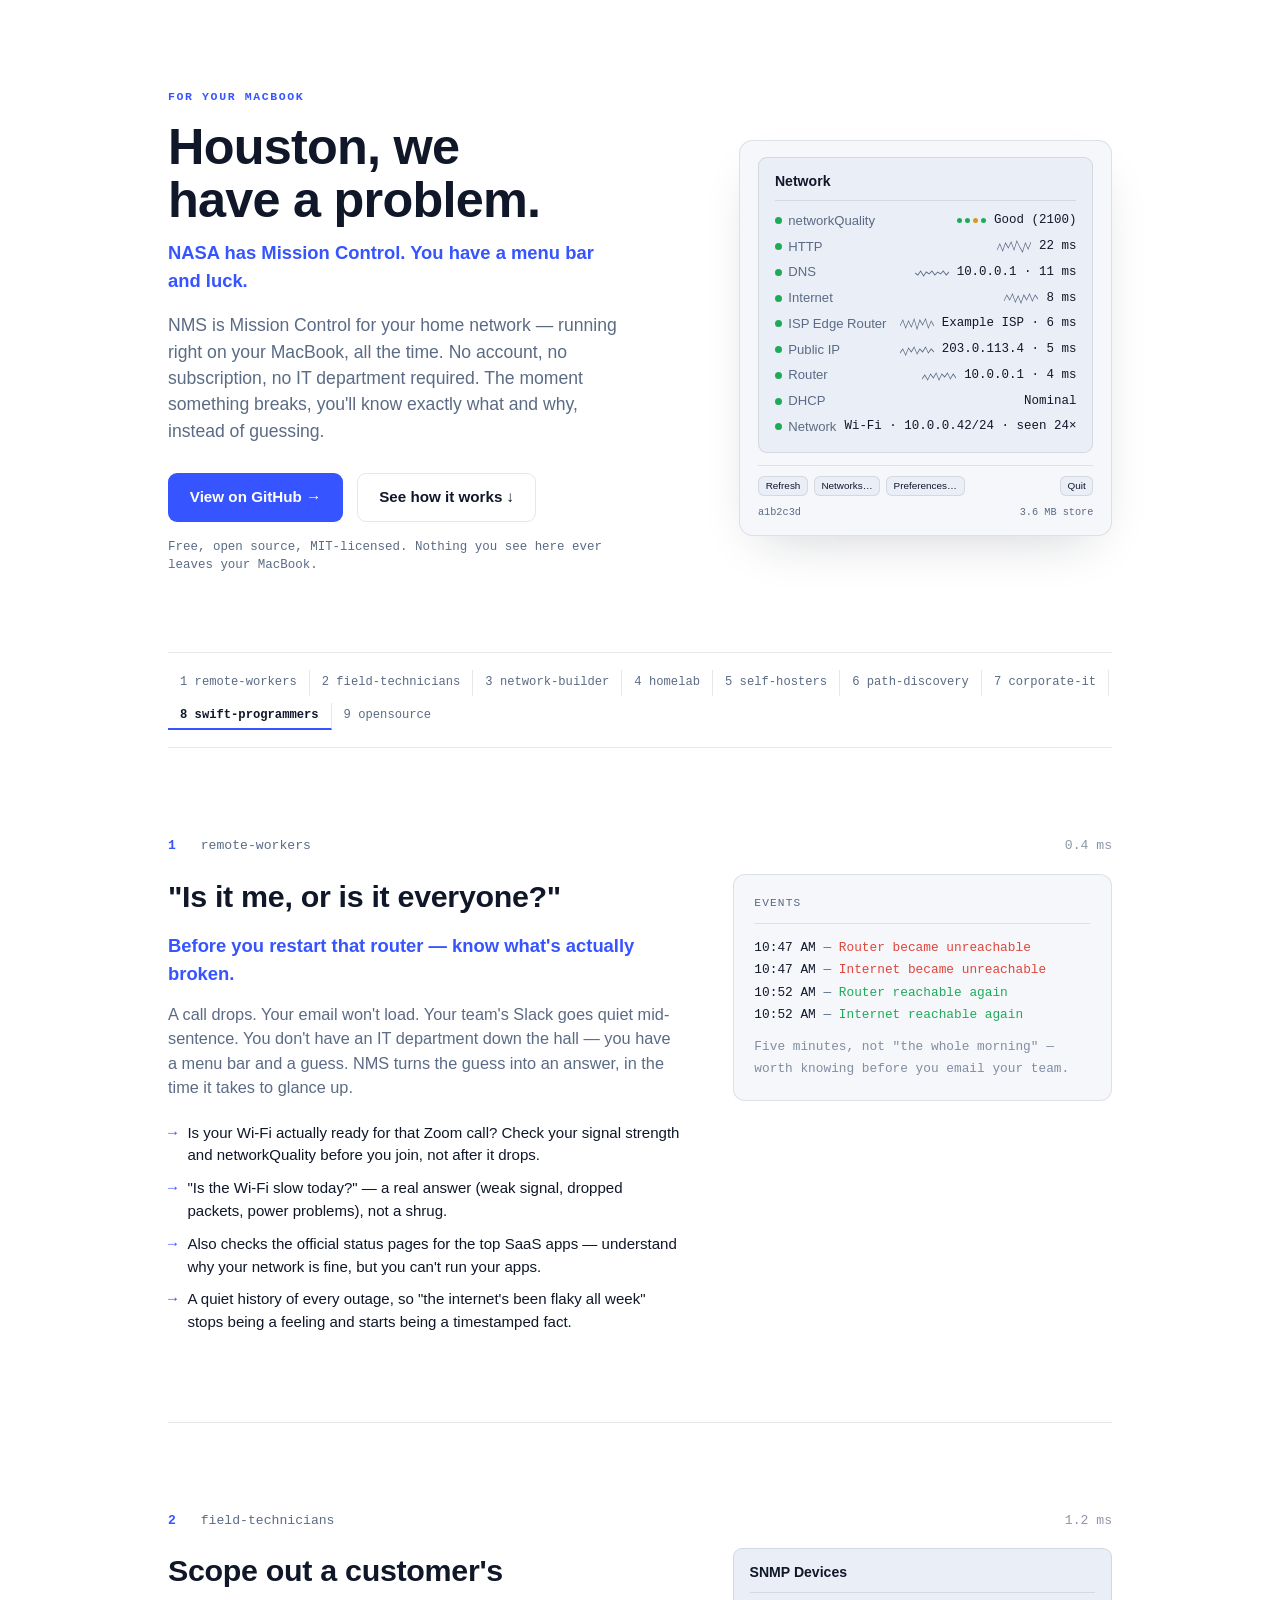
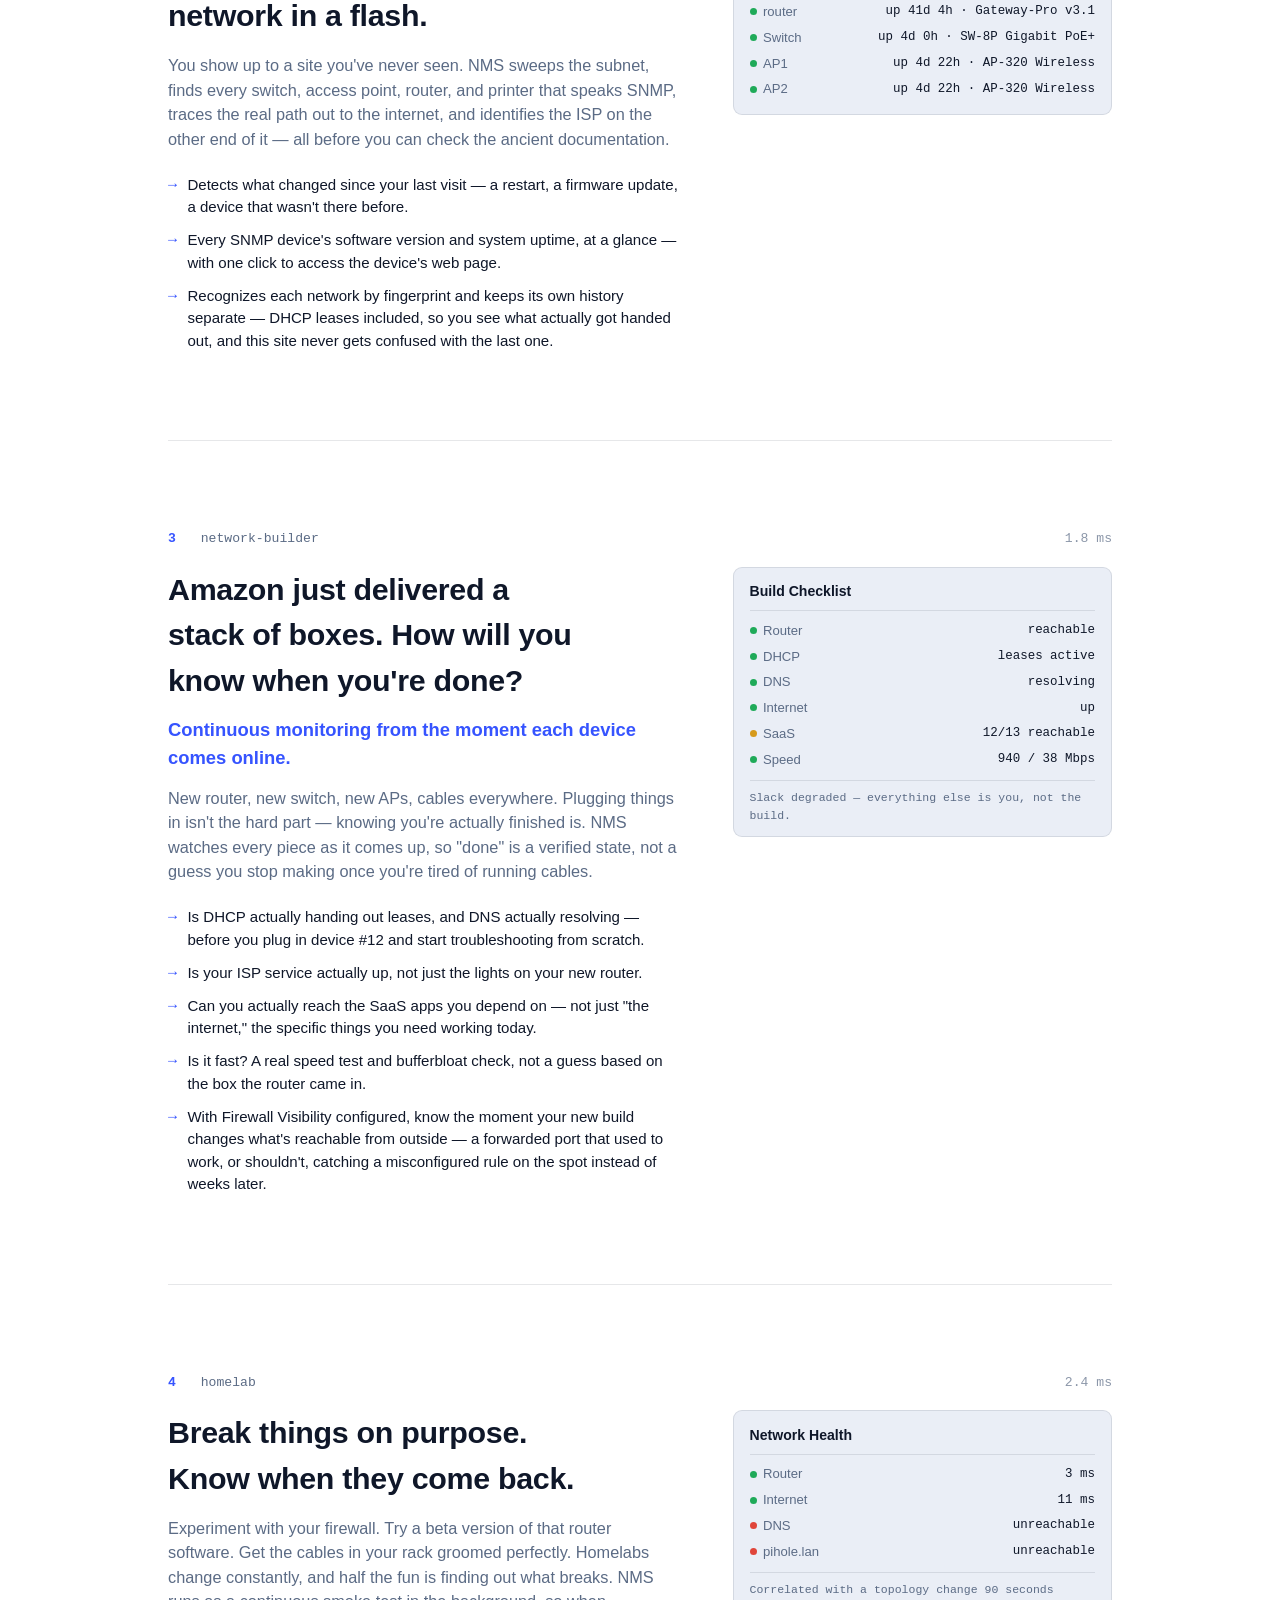
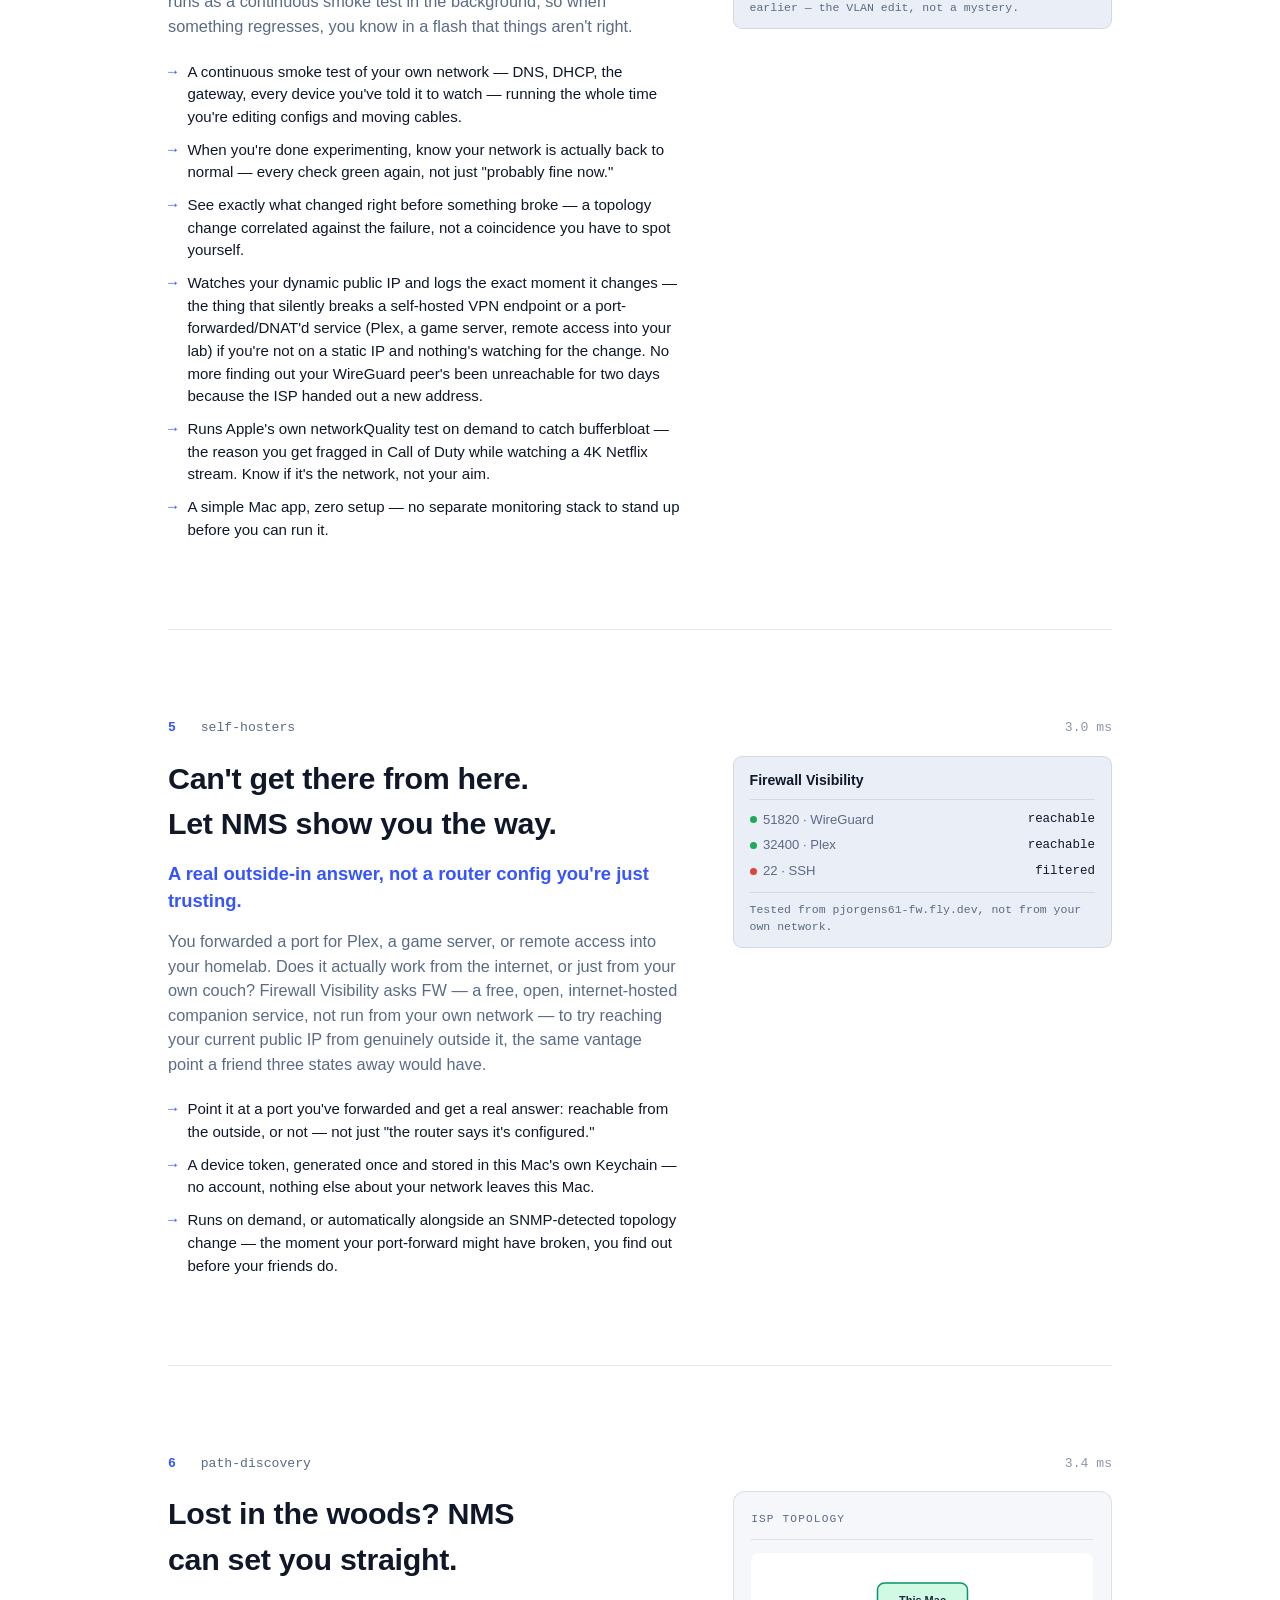
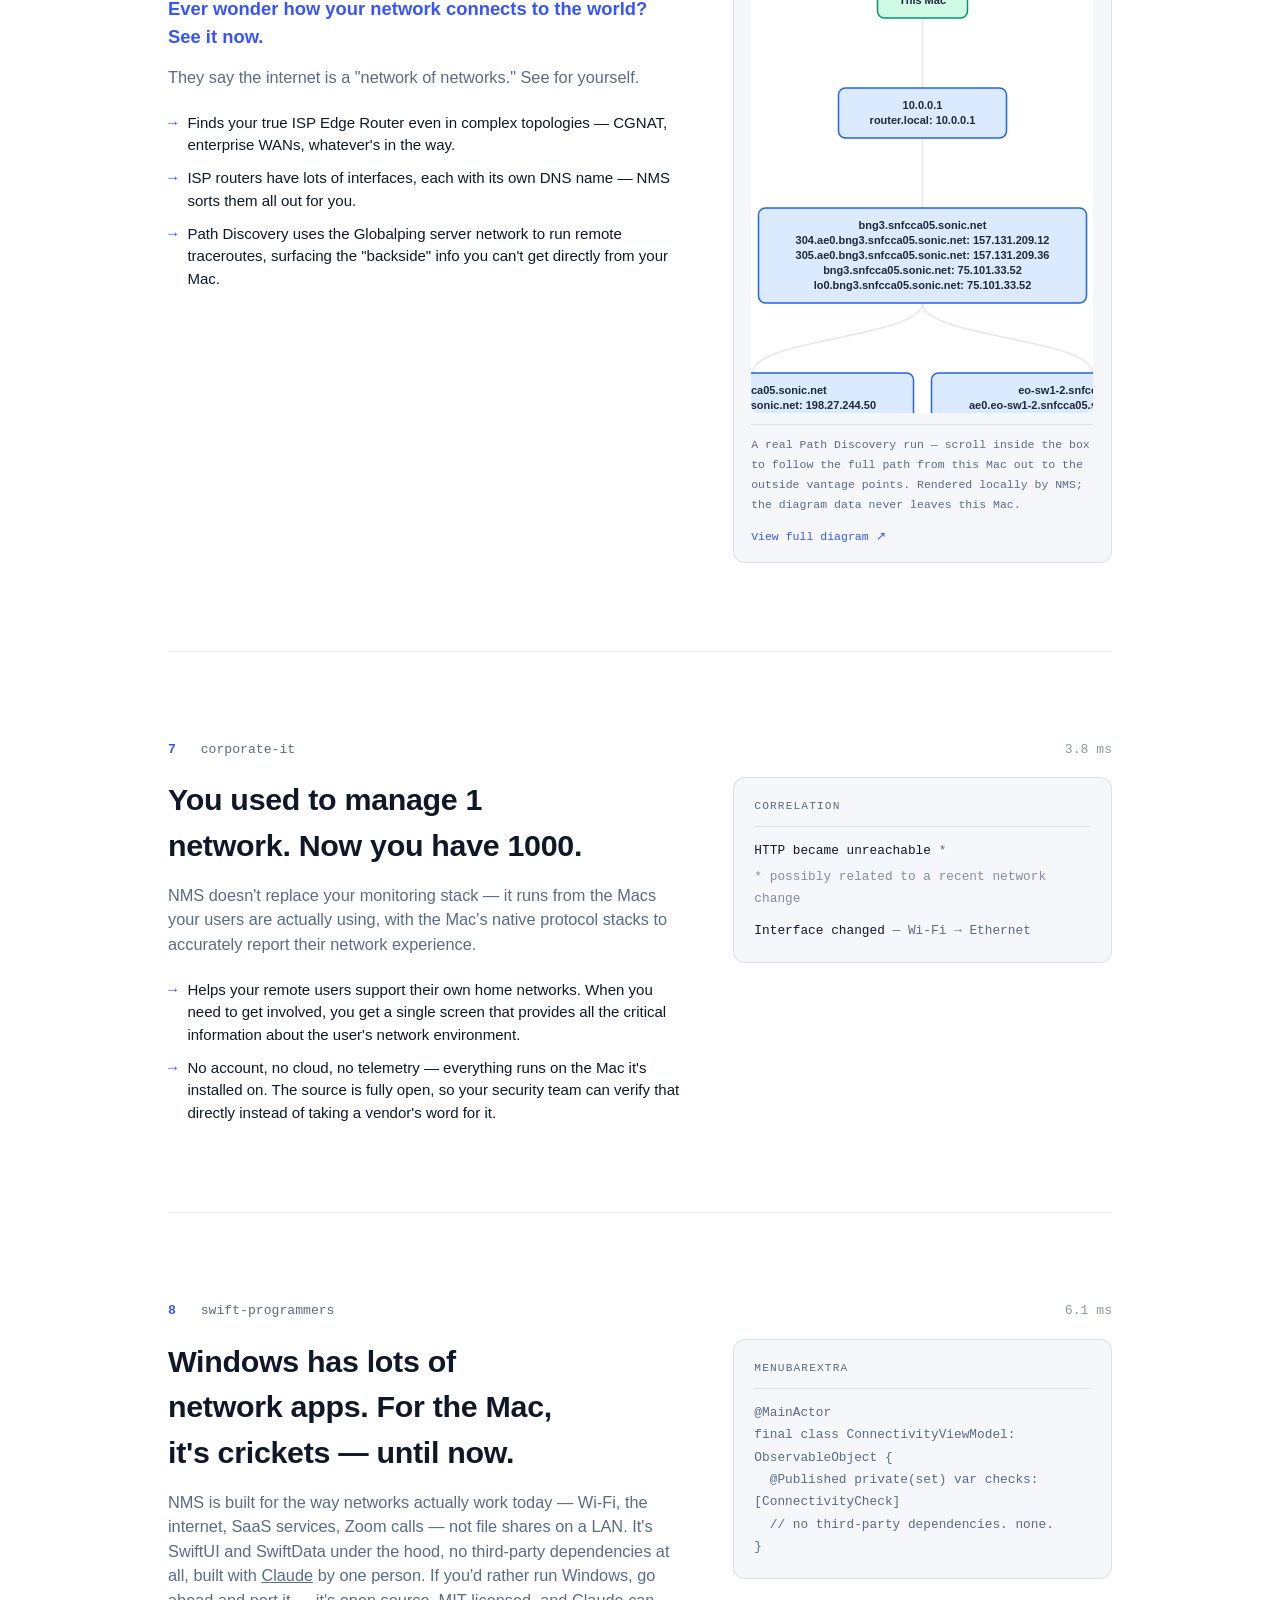
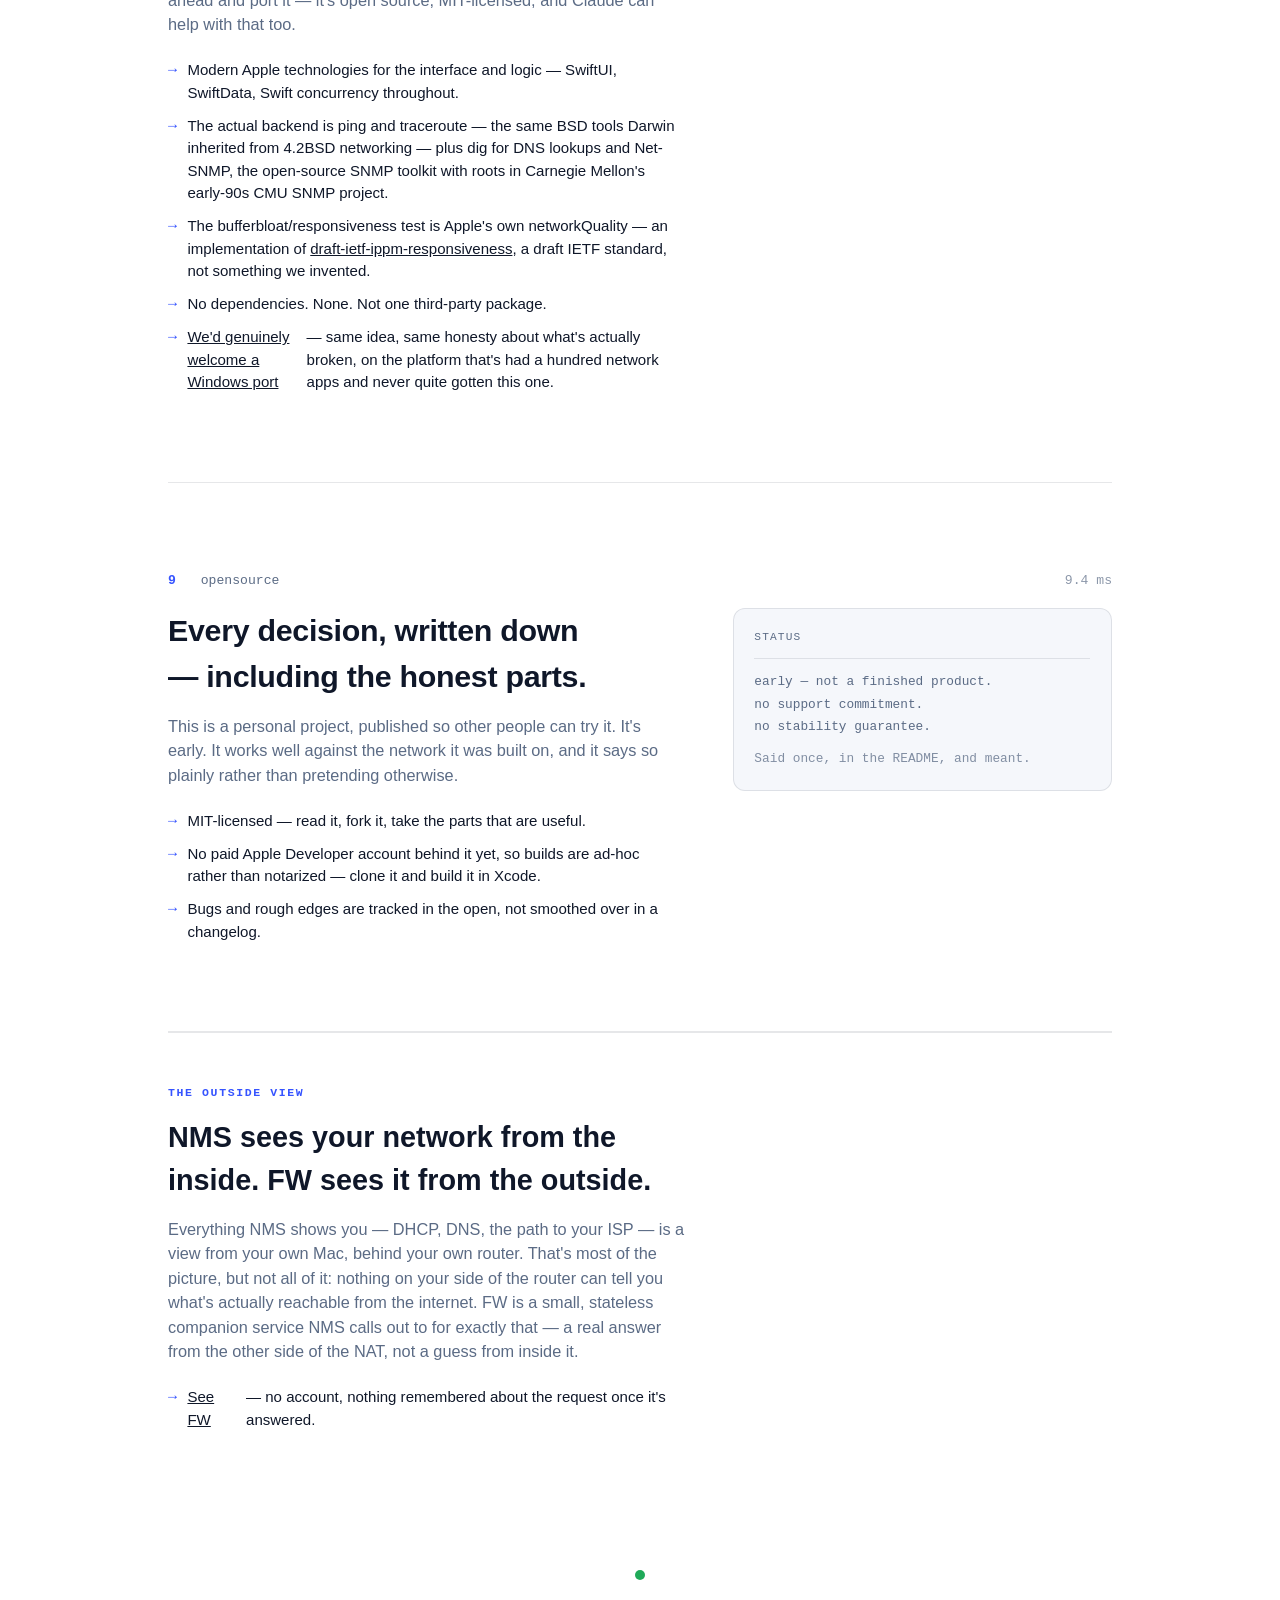
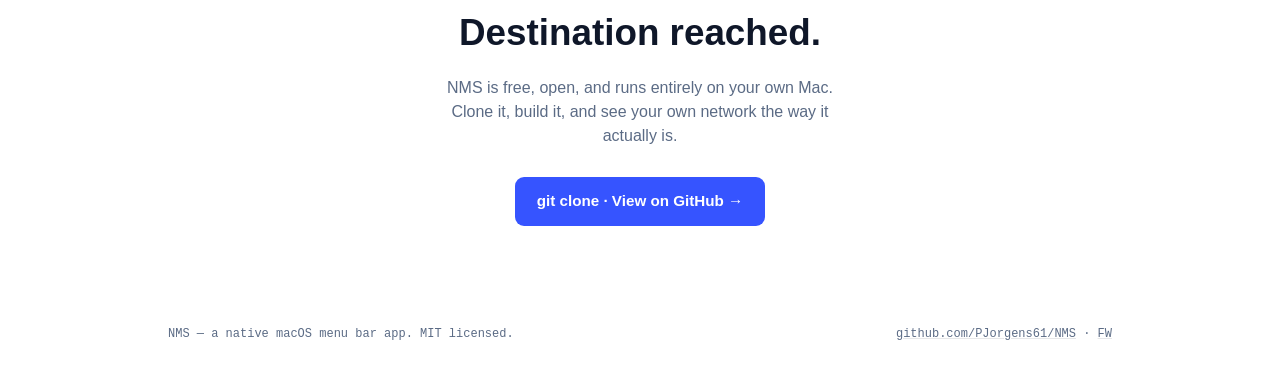
<file: index.html>
<!doctype html>
<html lang="en">
<head>
<meta charset="utf-8">
<meta name="viewport" content="width=device-width, initial-scale=1">
<title>NMS — Mission Control for your home network</title>
<meta name="description" content="NMS watches every layer between your MacBook and the internet, continuously, so you know exactly what's broken instead of guessing. No account, no subscription, no IT department. Free and open source.">
<style>
  :root {
    /* Bright modern-SaaS palette, replacing the old warm cream/amber
       one -- a deliberate redesign, not a tweak (see PUNCHLIST.md-style
       reasoning in the website-v2 branch history). Accent is a
       confident blue, chosen specifically to stay distinct from the
       app's own functional status colors (--ok/--warn/--bad below) --
       a mission-control brand color shouldn't compete with the actual
       green/yellow/red the product uses to mean something. */
    --bg: #FFFFFF;
    --surface: #F5F7FB;
    --surface-2: #EAEEF6;
    --ink: #0F1729;
    --muted: #5B6B85;
    --accent: #3654FF;
    --accent-ink: #FFFFFF;
    --line: rgba(15, 23, 41, 0.10);
    --ok: #1FAA59;
    --warn: #D69A1B;
    --bad: #E0453A;
    --font-display: -apple-system, BlinkMacSystemFont, "SF Pro Display", "Helvetica Neue", Arial, sans-serif;
    --font-mono: ui-monospace, "SF Mono", Menlo, "Courier New", monospace;
    --shadow: 0 20px 50px -20px rgba(15, 23, 41, 0.20);
    color-scheme: light;
  }
  @media (prefers-color-scheme: dark) {
    :root {
      --bg: #0B1220;
      --surface: #121B2E;
      --surface-2: #1A2740;
      --ink: #EAF0F7;
      --muted: #93A3BE;
      --accent: #6E85FF;
      --accent-ink: #0B1220;
      --line: rgba(234, 240, 247, 0.12);
      --ok: #3FCB7C;
      --warn: #F0C24B;
      --bad: #FF6B5E;
      --shadow: 0 24px 60px -18px rgba(0, 0, 0, 0.55);
      color-scheme: dark;
    }
  }
  * { box-sizing: border-box; }
  html, body { margin: 0; padding: 0; }
  body {
    background: var(--bg);
    color: var(--ink);
    font-family: var(--font-display);
    line-height: 1.5;
    -webkit-font-smoothing: antialiased;
    overflow-x: hidden;
  }
  a { color: inherit; }
  ::selection { background: var(--accent); color: var(--accent-ink); }

  .eyebrow {
    font-family: var(--font-mono);
    font-size: 0.72rem;
    letter-spacing: 0.14em;
    text-transform: uppercase;
    color: var(--accent);
    font-weight: 600;
    margin: 0 0 0.9rem;
  }
  h1, h2, h3 { text-wrap: balance; margin: 0; }
  .lede { text-wrap: pretty; }

  .wrap {
    max-width: 1040px;
    margin: 0 auto;
    padding: 0 clamp(1.25rem, 4vw, 3rem);
  }

  /* ---------- Hero ---------- */
  .hero {
    padding: clamp(3rem, 7vw, 5.5rem) 0 clamp(2.5rem, 6vw, 4rem);
    display: grid;
    grid-template-columns: 1.05fr 0.95fr;
    gap: clamp(2rem, 5vw, 4rem);
    align-items: center;
  }
  @media (max-width: 860px) { .hero { grid-template-columns: 1fr; } }
  .hero h1 {
    font-size: clamp(2.1rem, 4.4vw, 3.15rem);
    font-weight: 750;
    letter-spacing: -0.015em;
    line-height: 1.06;
  }
  .sub-hook {
    margin: 0.8rem 0 0;
    font-size: 1.15rem;
    font-weight: 600;
    color: var(--accent);
  }
  .hero .lede {
    margin-top: 1.1rem;
    font-size: 1.1rem;
    color: var(--muted);
  }
  .cta-row { display: flex; gap: 0.9rem; margin-top: 1.8rem; flex-wrap: wrap; }
  .btn {
    font-family: var(--font-display);
    font-weight: 600;
    font-size: 0.95rem;
    padding: 0.75rem 1.3rem;
    border-radius: 9px;
    text-decoration: none;
    display: inline-flex;
    align-items: center;
    gap: 0.5rem;
    border: 1px solid transparent;
    transition: transform 0.15s ease, box-shadow 0.15s ease;
  }
  .btn:focus-visible { outline: 2px solid var(--accent); outline-offset: 2px; }
  .btn-primary { background: var(--accent); color: var(--accent-ink); }
  .btn-primary:hover { transform: translateY(-1px); box-shadow: 0 10px 24px -10px var(--accent); }
  .btn-ghost { border-color: var(--line); color: var(--ink); }
  .btn-ghost:hover { border-color: var(--accent); color: var(--accent); }
  .fine-print {
    margin-top: 1rem;
    font-family: var(--font-mono);
    font-size: 0.78rem;
    color: var(--muted);
  }

  /* ---------- Popover mockup ---------- */
  /* Modeled directly on a real capture of the app's own popover
     (two tiles + footer), not a loose impression — same grid,
     row shape, and button set the real window uses, generic
     placeholder values throughout. */
  .mock-window {
    background: var(--surface);
    border: 1px solid var(--line);
    border-radius: 14px;
    box-shadow: var(--shadow);
    padding: 1rem 1.1rem 0.9rem;
    font-family: var(--font-display);
    max-width: 480px;
    margin-left: auto;
  }
  .mock-grid {
    display: grid;
    grid-template-columns: 1fr 1fr;
    gap: 0.7rem;
  }
  .mock-card {
    background: var(--surface-2);
    border: 1px solid var(--line);
    border-radius: 9px;
    padding: 0.7rem 0.75rem 0.6rem;
  }
  /* Standalone panels in the hop sections aren't squeezed into the
     hero's two-up grid, so they can afford slightly larger type. */
  .mock-card-wide { padding: 0.85rem 1rem 0.75rem; }
  .mock-card-wide .mock-head { font-size: 0.88rem; }
  .mock-card-wide .mock-row { font-size: 0.82rem; }
  .mock-card-wide .mock-row .value { font-size: 0.78rem; }
  .mock-head {
    font-weight: 700; font-size: 0.82rem;
    padding-bottom: 0.5rem; margin-bottom: 0.4rem;
    border-bottom: 1px solid var(--line);
  }
  .dot { width: 7px; height: 7px; border-radius: 50%; flex: none; }
  .dot-ok { background: var(--ok); }
  .dot-warn { background: var(--warn); }
  .dot-bad { background: var(--bad); }
  .mock-row {
    display: flex; align-items: center; justify-content: space-between;
    font-size: 0.72rem; padding: 0.19rem 0;
    gap: 0.5rem;
  }
  .mock-row .label { display: flex; align-items: center; gap: 0.4rem; color: var(--muted); white-space: nowrap; }
  .mock-row .value {
    font-family: var(--font-mono); font-size: 0.7rem; color: var(--ink);
    white-space: nowrap; overflow: hidden; text-overflow: ellipsis;
  }
  .mock-spark { flex: 0 0 auto; width: 34px; height: 14px; color: var(--muted); margin-left: auto; }
  .mock-spark polyline { fill: none; stroke: currentColor; stroke-width: 1.1; }
  .mock-spark .spark-dot { fill: var(--bad); }
  /* A verdict trail (the app's own quickCheckHistoryDots), not a line
     chart -- matches why the real app uses discrete dots instead of a
     Sparkline for this one row: each check is a good/fair/poor
     judgment, not a continuous value. */
  .mock-dots { flex: 0 0 auto; display: flex; gap: 3px; margin-left: auto; }
  .mdot { width: 5px; height: 5px; border-radius: 50%; }
  .mdot.ok { background: var(--ok); }
  .mdot.warn { background: var(--warn); }
  .mdot.bad { background: var(--bad); }
  .mock-sep { height: 1px; background: var(--line); margin: 0.6rem 0; }
  .mock-footer {
    display: flex; align-items: center; flex-wrap: wrap;
    gap: 0.35rem;
    margin-top: 0.75rem; padding-top: 0.65rem;
    border-top: 1px solid var(--line);
  }
  .mock-btn {
    font-family: var(--font-display);
    font-size: 0.62rem;
    font-weight: 500;
    color: var(--ink);
    background: var(--surface-2);
    border: 1px solid var(--line);
    border-radius: 6px;
    padding: 0.26rem 0.42rem;
    line-height: 1;
    white-space: nowrap;
  }
  .mock-btn-icon { padding: 0.3rem; display: inline-flex; }
  .mock-btn-icon svg { width: 11px; height: 11px; display: block; stroke: var(--muted); fill: none; stroke-width: 1.4; }
  .mock-quit { margin-left: auto; }
  .mock-buildline {
    margin-top: 0.55rem;
    font-family: var(--font-mono); font-size: 0.64rem; color: var(--muted);
    display: flex; justify-content: space-between;
  }

  /* ---------- The gap (Windows vs. Mac) ---------- */
  .gap {
    padding: clamp(2.2rem, 5vw, 3.2rem) 0;
    border-top: 1px solid var(--line);
  }
  .gap h2 {
    font-size: clamp(1.4rem, 2.6vw, 1.8rem);
    font-weight: 750;
    max-width: 34ch;
  }
  .gap .lede { margin-top: 0.9rem; max-width: 58ch; color: var(--muted); font-size: 1.02rem; }
  .gap .feat-list { max-width: 58ch; }

  /* ---------- Hops ---------- */
  .hop-nav {
    font-family: var(--font-mono);
    font-size: 0.76rem;
    color: var(--muted);
    display: flex;
    flex-wrap: wrap;
    gap: 0.4rem 0;
    padding: 1.1rem 0;
    border-top: 1px solid var(--line);
    border-bottom: 1px solid var(--line);
    position: sticky;
    top: 0;
    z-index: 10;
    background: var(--bg);
  }
  .hop-nav a {
    text-decoration: none;
    color: var(--muted);
    padding: 0.2rem 0.75rem;
    border-right: 1px solid var(--line);
    border-bottom: 2px solid transparent;
  }
  .hop-nav a:last-child { border-right: none; }
  .hop-nav a:hover { color: var(--accent); }
  .hop-nav a.active {
    color: var(--ink);
    font-weight: 600;
    /* Underline attached directly to the anchor's own box (not an
       absolutely-positioned ::after with a fixed offset) so it stays
       under the active item's own row regardless of which row it wraps
       to -- raised directly, live: with only 6 items the active
       indicator's old fixed `bottom: -1.1rem` always landed in the
       nav's own empty bottom margin, but once the FW/Path Discovery
       hops pushed the nav to 8 items and more wrapping, that same fixed
       offset started bleeding into a *different* row's text on
       narrower widths. */
    border-bottom-color: var(--accent);
  }

  .hop {
    padding: clamp(3.4rem, 7vw, 5.5rem) 0;
    border-bottom: 1px solid var(--line);
    opacity: 0;
    transform: translateY(14px);
    transition: opacity 0.6s ease, transform 0.6s ease;
    scroll-margin-top: 4.2rem;
  }
  .hop.in { opacity: 1; transform: none; }
  .hop-trace {
    font-family: var(--font-mono);
    font-size: 0.82rem;
    color: var(--muted);
    display: flex;
    align-items: baseline;
    gap: 0.9rem;
    margin-bottom: 1.1rem;
  }
  .hop-trace .n {
    color: var(--accent);
    font-weight: 700;
    min-width: 1.4em;
  }
  .hop-trace .rtt { margin-left: auto; opacity: 0.7; }
  .hop-grid {
    display: grid;
    grid-template-columns: 1.15fr 0.85fr;
    gap: clamp(1.75rem, 4vw, 3.5rem);
    align-items: start;
  }
  @media (max-width: 780px) { .hop-grid { grid-template-columns: 1fr; } }
  .hop h2 {
    font-size: clamp(1.5rem, 2.8vw, 1.9rem);
    font-weight: 700;
    letter-spacing: -0.01em;
  }
  .hop .lede { margin-top: 0.9rem; color: var(--muted); font-size: 1.02rem; }
  .feat-list { list-style: none; margin: 1.4rem 0 0; padding: 0; display: grid; gap: 0.65rem; }
  .feat-list li {
    display: flex; gap: 0.65rem; align-items: flex-start;
    font-size: 0.94rem;
  }
  .feat-list .mark { font-family: var(--font-mono); color: var(--accent); font-weight: 700; }

  .panel {
    background: var(--surface);
    border: 1px solid var(--line);
    border-radius: 12px;
    padding: 1.2rem 1.3rem;
    font-family: var(--font-mono);
    font-size: 0.8rem;
    color: var(--muted);
    line-height: 1.75;
  }
  .panel .k { color: var(--ink); }
  .ev-ok { color: var(--ok); }
  .ev-bad { color: var(--bad); }
  .panel-title {
    font-family: var(--font-mono);
    font-size: 0.7rem;
    letter-spacing: 0.1em;
    text-transform: uppercase;
    color: var(--muted);
    margin-bottom: 0.8rem;
    padding-bottom: 0.6rem;
    border-bottom: 1px solid var(--line);
  }
  code.inline {
    font-family: var(--font-mono);
    background: var(--surface-2);
    padding: 0.1em 0.4em;
    border-radius: 4px;
    font-size: 0.88em;
  }

  /* ---------- Mini topology diagram (path-discovery hop) ---------- */
  /* Fixed hex colors, not CSS vars -- deliberately matching the app's
     own topology-colors.json exactly (this Mac green, hop devices
     blue, outside vantage points amber), which isn't theme-aware
     either. Pastel fills read fine against both --surface (light) and
     --surface (dark navy), same as the real Mermaid diagram does. */
  .topo-panel { padding: 1.1rem 1.1rem 0.9rem; }
  .mini-topo { display: block; }
  /* The real diagram is wider and taller than the panel -- a fixed-size
     scrollport (not width:100%, which would squash real, multi-line
     hostname/IP text down to illegible size) lets it render at a
     readable pixel size and be explored by scrolling, same "small
     window onto a bigger diagram" shape already used elsewhere on this
     page (the hop-nav's own overflow, etc). */
  .topo-scroll {
    max-width: 100%;
    max-height: 460px;
    overflow: auto;
    border-radius: 8px;
    background: var(--card, #fff);
  }
  /* CSS Grid's `fr` tracks default to min-width:auto -- without this,
     a wide-enough child (the SVG's own explicit pixel width) forces the
     whole .hop-grid column to grow past its fair share and the layout
     breaks. `min-width: 0` on the grid item itself (`.topo-panel` sits
     directly in `.hop-grid`) lets max-width above actually take effect,
     same well-known Grid/Flexbox gotcha. */
  .topo-panel { min-width: 0; }
  .mini-topo .topo-line { fill: none; stroke: var(--line); stroke-width: 1.5; }
  .mini-topo .topo-node { stroke-width: 1.5; }
  .mini-topo .topo-thismac { fill: #d1fae5; stroke: #059669; }
  .mini-topo .topo-hop { fill: #dbeafe; stroke: #2563eb; }
  .mini-topo .topo-source { fill: #fef3c7; stroke: #d97706; }
  .mini-topo .topo-label {
    font-family: var(--font-display);
    font-size: 11px;
    font-weight: 600;
    text-anchor: middle;
    fill: #1e293b;
  }
  .mini-topo .topo-sub { font-weight: 400; font-size: 9.5px; opacity: 0.75; }
  .topo-caption {
    margin-top: 0.7rem;
    padding-top: 0.6rem;
    border-top: 1px solid var(--line);
    font-family: var(--font-mono);
    font-size: 0.72rem;
    color: var(--muted);
    display: flex;
    justify-content: space-between;
    align-items: baseline;
    gap: 0.75rem;
    flex-wrap: wrap;
  }
  .topo-caption a { color: var(--accent); text-decoration: none; white-space: nowrap; }
  .topo-caption a:hover { text-decoration: underline; }

  /* ---------- Destination / footer ---------- */
  .destination {
    padding: clamp(3.5rem, 7vw, 5.5rem) 0 clamp(2.5rem, 6vw, 4rem);
    text-align: center;
  }
  .destination .dot-ok { display: inline-block; margin-bottom: 1.1rem; width: 10px; height: 10px; }
  .destination h2 {
    font-size: clamp(1.7rem, 3.4vw, 2.3rem);
    font-weight: 750;
    max-width: 30ch;
    margin: 0 auto;
  }
  .destination .lede {
    max-width: 46ch;
    margin: 1rem auto 0;
    color: var(--muted);
  }
  .destination .cta-row { justify-content: center; }
  footer {
    padding: 2.2rem 0 3rem;
    font-family: var(--font-mono);
    font-size: 0.75rem;
    color: var(--muted);
    display: flex;
    justify-content: space-between;
    flex-wrap: wrap;
    gap: 0.75rem;
  }
  footer a { color: var(--muted); text-decoration: underline; text-decoration-color: var(--line); }
  footer a:hover { color: var(--accent); }

  @media (prefers-reduced-motion: reduce) {
    .hop { transition: none; opacity: 1; transform: none; }
  }
</style>
</head>
<body>

<div class="wrap">
  <section class="hero">
    <div>
      <p class="eyebrow">For your MacBook</p>
      <h1>Houston, we have a problem.</h1>
      <p class="sub-hook">NASA has Mission Control. You have a menu bar and luck.</p>
      <p class="lede">NMS is Mission Control for your home network — running right on your MacBook, all the time. No account, no subscription, no IT department required. The moment something breaks, you'll know exactly what and why, instead of guessing.</p>
      <div class="cta-row">
        <a class="btn btn-primary" href="https://github.com/PJorgens61/NMS" target="_blank" rel="noopener">View on GitHub →</a>
        <a class="btn btn-ghost" href="#trace">See how it works ↓</a>
      </div>
      <p class="fine-print">Free, open source, MIT-licensed. Nothing you see here ever leaves your MacBook.</p>
    </div>
    <!-- Modeled on a real capture of the app's own window (single
         merged "Network" tile + footer) -- not the old two-tile
         Network Health/Info split, which the app itself moved away
         from. Generic placeholder values throughout (RFC 5737 for the
         public IP, RFC 1918 for the LAN side, "Example ISP") -- see the
         website-ideas issue for why: real screenshots are coming from
         field testing on other networks, never this one. -->
    <div class="mock-window" aria-hidden="true">
      <div class="mock-card mock-card-wide">
        <div class="mock-head">Network</div>
        <div class="mock-row"><span class="label"><span class="dot dot-ok"></span>networkQuality</span><span class="mock-dots"><span class="mdot ok"></span><span class="mdot ok"></span><span class="mdot warn"></span><span class="mdot ok"></span></span><span class="value">Good (2100)</span></div>
        <div class="mock-row"><span class="label"><span class="dot dot-ok"></span>HTTP</span><svg class="mock-spark" viewBox="0 0 60 14" preserveAspectRatio="none"><polyline points="0,10 5,4 10,11 15,3 20,8 25,2 30,10 35,1 40,7 45,12 50,3 55,9 60,2"/></svg><span class="value">22 ms</span></div>
        <div class="mock-row"><span class="label"><span class="dot dot-ok"></span>DNS</span><svg class="mock-spark" viewBox="0 0 60 14" preserveAspectRatio="none"><polyline points="0,8 5,10 10,6 15,11 20,7 25,9 30,6 35,10 40,7 45,9 50,6 55,10 60,7"/></svg><span class="value">10.0.0.1 · 11 ms</span></div>
        <div class="mock-row"><span class="label"><span class="dot dot-ok"></span>Internet</span><svg class="mock-spark" viewBox="0 0 60 14" preserveAspectRatio="none"><polyline points="0,10 5,4 10,9 15,3 20,11 25,5 30,12 35,4 40,9 45,3 50,10 55,4 60,8"/></svg><span class="value">8 ms</span></div>
        <div class="mock-row"><span class="label"><span class="dot dot-ok"></span>ISP Edge Router</span><svg class="mock-spark" viewBox="0 0 60 14" preserveAspectRatio="none"><polyline points="0,9 5,3 10,11 15,4 20,10 25,2 30,12 35,3 40,8 45,2 50,11 55,4 60,9"/></svg><span class="value">Example ISP · 6 ms</span></div>
        <div class="mock-row"><span class="label"><span class="dot dot-ok"></span>Public IP</span><svg class="mock-spark" viewBox="0 0 60 14" preserveAspectRatio="none"><polyline points="0,10 5,6 10,12 15,5 20,9 25,4 30,11 35,6 40,9 45,4 50,10 55,6 60,9"/></svg><span class="value">203.0.113.4 · 5 ms</span></div>
        <div class="mock-row"><span class="label"><span class="dot dot-ok"></span>Router</span><svg class="mock-spark" viewBox="0 0 60 14" preserveAspectRatio="none"><polyline points="0,11 5,7 10,12 15,6 20,10 25,5 30,12 35,6 40,9 45,5 50,11 55,6 60,10"/></svg><span class="value">10.0.0.1 · 4 ms</span></div>
        <div class="mock-row"><span class="label"><span class="dot dot-ok"></span>DHCP</span><span class="value">Nominal</span></div>
        <div class="mock-row"><span class="label"><span class="dot dot-ok"></span>Network</span><span class="value">Wi-Fi · 10.0.0.42/24 · seen 24×</span></div>
      </div>
      <div class="mock-footer">
        <span class="mock-btn">Refresh</span>
        <span class="mock-btn">Networks…</span>
        <span class="mock-btn">Preferences…</span>
        <span class="mock-btn mock-quit">Quit</span>
      </div>
      <div class="mock-buildline"><span>a1b2c3d</span><span>3.6 MB store</span></div>
    </div>
  </section>

  <nav class="hop-nav" id="trace">
    <a href="#hop-1">1 remote-workers</a>
    <a href="#hop-2">2 field-technicians</a>
    <a href="#hop-3">3 network-builder</a>
    <a href="#hop-4">4 homelab</a>
    <a href="#hop-5">5 self-hosters</a>
    <a href="#hop-6">6 path-discovery</a>
    <a href="#hop-7">7 corporate-it</a>
    <a href="#hop-8">8 swift-programmers</a>
    <a href="#hop-9">9 opensource</a>
  </nav>

  <section class="hop" id="hop-1">
    <div class="hop-trace"><span class="n">1</span> remote-workers <span class="rtt">0.4 ms</span></div>
    <div class="hop-grid">
      <div>
        <h2>"Is it me, or is it everyone?"</h2>
        <!-- The old site's own hero headline, moved here rather than
             dropped -- it fits this specific persona (the reflexive
             "just restart the router" fix, before you actually know
             what's wrong) better than it fit as the general hero hook,
             now that the hero leads with the Mission Control framing
             instead. -->
        <p class="sub-hook">Before you restart that router — know what's actually broken.</p>
        <p class="lede">A call drops. Your email won't load. Your team's Slack goes quiet mid-sentence. You don't have an IT department down the hall — you have a menu bar and a guess. NMS turns the guess into an answer, in the time it takes to glance up.</p>
        <ul class="feat-list">
          <li><span class="mark">→</span> Is your Wi-Fi actually ready for that Zoom call? Check your signal strength and networkQuality before you join, not after it drops.</li>
          <li><span class="mark">→</span> "Is the Wi-Fi slow today?" — a real answer (weak signal, dropped packets, power problems), not a shrug.</li>
          <li><span class="mark">→</span> Also checks the official status pages for the top SaaS apps — understand why your network is fine, but you can't run your apps.</li>
          <li><span class="mark">→</span> A quiet history of every outage, so "the internet's been flaky all week" stops being a feeling and starts being a timestamped fact.</li>
        </ul>
      </div>
      <div class="panel">
        <div class="panel-title">Events</div>
        <div><span class="k">10:47 AM</span> — <span class="ev-bad">Router became unreachable</span></div>
        <div><span class="k">10:47 AM</span> — <span class="ev-bad">Internet became unreachable</span></div>
        <div><span class="k">10:52 AM</span> — <span class="ev-ok">Router reachable again</span></div>
        <div><span class="k">10:52 AM</span> — <span class="ev-ok">Internet reachable again</span></div>
        <div style="margin-top:0.6rem; opacity:0.75;">Five minutes, not "the whole morning" — worth knowing before you email your team.</div>
      </div>
    </div>
  </section>

  <section class="hop" id="hop-2">
    <div class="hop-trace"><span class="n">2</span> field-technicians <span class="rtt">1.2 ms</span></div>
    <div class="hop-grid">
      <div>
        <h2>Scope out a customer's network in a flash.</h2>
        <p class="lede">You show up to a site you've never seen. NMS sweeps the subnet, finds every switch, access point, router, and printer that speaks SNMP, traces the real path out to the internet, and identifies the ISP on the other end of it — all before you can check the ancient documentation.</p>
        <ul class="feat-list">
          <li><span class="mark">→</span> Detects what changed since your last visit — a restart, a firmware update, a device that wasn't there before.</li>
          <li><span class="mark">→</span> Every SNMP device's software version and system uptime, at a glance — with one click to access the device's web page.</li>
          <li><span class="mark">→</span> Recognizes each network by fingerprint and keeps its own history separate — DHCP leases included, so you see what actually got handed out, and this site never gets confused with the last one.</li>
        </ul>
      </div>
      <div class="mock-card mock-card-wide">
        <div class="mock-head">SNMP Devices</div>
        <div class="mock-row"><span class="label"><span class="dot dot-ok"></span>router</span><span class="value">up 41d 4h · Gateway-Pro v3.1</span></div>
        <div class="mock-row"><span class="label"><span class="dot dot-ok"></span>Switch</span><span class="value">up 4d 0h · SW-8P Gigabit PoE+</span></div>
        <div class="mock-row"><span class="label"><span class="dot dot-ok"></span>AP1</span><span class="value">up 4d 22h · AP-320 Wireless</span></div>
        <div class="mock-row"><span class="label"><span class="dot dot-ok"></span>AP2</span><span class="value">up 4d 22h · AP-320 Wireless</span></div>
      </div>
    </div>
  </section>

  <section class="hop" id="hop-3">
    <div class="hop-trace"><span class="n">3</span> network-builder <span class="rtt">1.8 ms</span></div>
    <div class="hop-grid">
      <div>
        <h2>Amazon just delivered a stack of boxes. How will you know when you're done?</h2>
        <p class="sub-hook">Continuous monitoring from the moment each device comes online.</p>
        <p class="lede">New router, new switch, new APs, cables everywhere. Plugging things in isn't the hard part — knowing you're actually finished is. NMS watches every piece as it comes up, so "done" is a verified state, not a guess you stop making once you're tired of running cables.</p>
        <ul class="feat-list">
          <li><span class="mark">→</span> Is DHCP actually handing out leases, and DNS actually resolving — before you plug in device #12 and start troubleshooting from scratch.</li>
          <li><span class="mark">→</span> Is your ISP service actually up, not just the lights on your new router.</li>
          <li><span class="mark">→</span> Can you actually reach the SaaS apps you depend on — not just "the internet," the specific things you need working today.</li>
          <li><span class="mark">→</span> Is it fast? A real speed test and bufferbloat check, not a guess based on the box the router came in.</li>
          <li><span class="mark">→</span> With Firewall Visibility configured, know the moment your new build changes what's reachable from outside — a forwarded port that used to work, or shouldn't, catching a misconfigured rule on the spot instead of weeks later.</li>
        </ul>
      </div>
      <div class="mock-card mock-card-wide">
        <div class="mock-head">Build Checklist</div>
        <div class="mock-row"><span class="label"><span class="dot dot-ok"></span>Router</span><span class="value">reachable</span></div>
        <div class="mock-row"><span class="label"><span class="dot dot-ok"></span>DHCP</span><span class="value">leases active</span></div>
        <div class="mock-row"><span class="label"><span class="dot dot-ok"></span>DNS</span><span class="value">resolving</span></div>
        <div class="mock-row"><span class="label"><span class="dot dot-ok"></span>Internet</span><span class="value">up</span></div>
        <div class="mock-row"><span class="label"><span class="dot dot-warn"></span>SaaS</span><span class="value">12/13 reachable</span></div>
        <div class="mock-row"><span class="label"><span class="dot dot-ok"></span>Speed</span><span class="value">940 / 38 Mbps</span></div>
        <div style="margin-top:0.5rem; padding-top:0.5rem; border-top:1px solid var(--line); font-family:var(--font-mono); font-size:0.72rem; color:var(--muted);">Slack degraded — everything else is you, not the build.</div>
      </div>
    </div>
  </section>

  <section class="hop" id="hop-4">
    <div class="hop-trace"><span class="n">4</span> homelab <span class="rtt">2.4 ms</span></div>
    <div class="hop-grid">
      <div>
        <h2>Break things on purpose. Know when they come back.</h2>
        <p class="lede">Experiment with your firewall. Try a beta version of that router software. Get the cables in your rack groomed perfectly. Homelabs change constantly, and half the fun is finding out what breaks. NMS runs as a continuous smoke test in the background, so when something regresses, you know in a flash that things aren't right.</p>
        <ul class="feat-list">
          <li><span class="mark">→</span> A continuous smoke test of your own network — DNS, DHCP, the gateway, every device you've told it to watch — running the whole time you're editing configs and moving cables.</li>
          <li><span class="mark">→</span> When you're done experimenting, know your network is actually back to normal — every check green again, not just "probably fine now."</li>
          <li><span class="mark">→</span> See exactly what changed right before something broke — a topology change correlated against the failure, not a coincidence you have to spot yourself.</li>
          <li><span class="mark">→</span> Watches your dynamic public IP and logs the exact moment it changes — the thing that silently breaks a self-hosted VPN endpoint or a port-forwarded/DNAT'd service (Plex, a game server, remote access into your lab) if you're not on a static IP and nothing's watching for the change. No more finding out your WireGuard peer's been unreachable for two days because the ISP handed out a new address.</li>
          <li><span class="mark">→</span> Runs Apple's own networkQuality test on demand to catch bufferbloat — the reason you get fragged in Call of Duty while watching a 4K Netflix stream. Know if it's the network, not your aim.</li>
          <li><span class="mark">→</span> A simple Mac app, zero setup — no separate monitoring stack to stand up before you can run it.</li>
        </ul>
      </div>
      <div class="mock-card mock-card-wide">
        <div class="mock-head">Network Health</div>
        <div class="mock-row"><span class="label"><span class="dot dot-ok"></span>Router</span><span class="value">3 ms</span></div>
        <div class="mock-row"><span class="label"><span class="dot dot-ok"></span>Internet</span><span class="value">11 ms</span></div>
        <div class="mock-row"><span class="label"><span class="dot dot-bad"></span>DNS</span><span class="value ev-bad">unreachable</span></div>
        <div class="mock-row"><span class="label"><span class="dot dot-bad"></span>pihole.lan</span><span class="value ev-bad">unreachable</span></div>
        <div style="margin-top:0.5rem; padding-top:0.5rem; border-top:1px solid var(--line); font-family:var(--font-mono); font-size:0.72rem; color:var(--muted);">Correlated with a topology change 90 seconds earlier — the VLAN edit, not a mystery.</div>
      </div>
    </div>
  </section>

  <section class="hop" id="hop-5">
    <div class="hop-trace"><span class="n">5</span> self-hosters <span class="rtt">3.0 ms</span></div>
    <div class="hop-grid">
      <div>
        <h2>Can't get there from here. Let NMS show you the way.</h2>
        <p class="sub-hook">A real outside-in answer, not a router config you're just trusting.</p>
        <p class="lede">You forwarded a port for Plex, a game server, or remote access into your homelab. Does it actually work from the internet, or just from your own couch? Firewall Visibility asks FW — a free, open, internet-hosted companion service, not run from your own network — to try reaching your current public IP from genuinely outside it, the same vantage point a friend three states away would have.</p>
        <ul class="feat-list">
          <li><span class="mark">→</span> Point it at a port you've forwarded and get a real answer: reachable from the outside, or not — not just "the router says it's configured."</li>
          <li><span class="mark">→</span> A device token, generated once and stored in this Mac's own Keychain — no account, nothing else about your network leaves this Mac.</li>
          <li><span class="mark">→</span> Runs on demand, or automatically alongside an SNMP-detected topology change — the moment your port-forward might have broken, you find out before your friends do.</li>
        </ul>
      </div>
      <div class="mock-card mock-card-wide">
        <div class="mock-head">Firewall Visibility</div>
        <div class="mock-row"><span class="label"><span class="dot dot-ok"></span>51820 · WireGuard</span><span class="value">reachable</span></div>
        <div class="mock-row"><span class="label"><span class="dot dot-ok"></span>32400 · Plex</span><span class="value">reachable</span></div>
        <div class="mock-row"><span class="label"><span class="dot dot-bad"></span>22 · SSH</span><span class="value ev-bad">filtered</span></div>
        <div style="margin-top:0.5rem; padding-top:0.5rem; border-top:1px solid var(--line); font-family:var(--font-mono); font-size:0.72rem; color:var(--muted);">Tested from pjorgens61-fw.fly.dev, not from your own network.</div>
      </div>
    </div>
  </section>

  <section class="hop" id="hop-6">
    <div class="hop-trace"><span class="n">6</span> path-discovery <span class="rtt">3.4 ms</span></div>
    <div class="hop-grid">
      <div>
        <h2>Lost in the woods? NMS can set you straight.</h2>
        <p class="sub-hook">Ever wonder how your network connects to the world? See it now.</p>
        <p class="lede">They say the internet is a "network of networks." See for yourself.</p>
        <ul class="feat-list">
          <li><span class="mark">→</span> Finds your true ISP Edge Router even in complex topologies — CGNAT, enterprise WANs, whatever's in the way.</li>
          <li><span class="mark">→</span> ISP routers have lots of interfaces, each with its own DNS name — NMS sorts them all out for you.</li>
          <li><span class="mark">→</span> Path Discovery uses the Globalping server network to run remote traceroutes, surfacing the "backside" info you can't get directly from your Mac.</li>
        </ul>
      </div>
      <div class="panel topo-panel">
        <div class="panel-title">ISP topology</div>
        <!-- Real ISP topology data (from an actual Path Discovery run),
             rendered as pure SVG -- rect/text/tspan only, no
             foreignObject, no filter, no iframe, no JS, no external
             request of any kind. Raised directly twice: first "will
             this work on a slower network like dsl? needs lots of dns
             lookups?" (the original CDN-loaded Mermaid.js was 3.5MB
             uncompressed / ~950KB gzipped -- fixed by pre-rendering to a
             static SVG instead), then "nothing displayed in topology
             window on safari or brave" / "might be a content blocker
             problem on brave" -- confirmed live: both browsers' content
             blockers were stripping the <iframe> that held the earlier
             static-SVG-via-Mermaid version. Rebuilt from scratch as a
             hand-generated pure SVG (script in NMS's own repo history,
             not checked in here) reusing the same topo-node/topo-hop/
             topo-source/topo-thismac/topo-label classes as the original
             illustrative mockup -- this is that same visual language,
             just populated with real captured data and laid out top-to-
             bottom (this Mac first, matching reading order) instead of
             Mermaid's bottom-to-top. Wrapped in a scrollable box since
             this real trace is 9 tiers deep -- explicit pixel width/
             height on the SVG itself (not 100%) so it renders at a
             legible size instead of being squashed to the panel's
             width. -->
        <div class="topo-scroll">
<svg class="mini-topo real-topo" viewBox="0 0 2807 1415" width="2807" height="1415" role="img" aria-label="ISP topology diagram: this Mac at top, expanding down through router and ISP hops, to ten external vantage points at bottom that corroborate the path.">
<path class="topo-line" d="M1403.5,65.0 C1403.5,100.0 1403.5,100.0 1403.5,135.0"/>
<path class="topo-line" d="M1403.5,185.0 C1403.5,220.0 1403.5,220.0 1403.5,255.0"/>
<path class="topo-line" d="M1403.5,350.0 C1403.5,385.0 1233.5,385.0 1233.5,420.0"/>
<path class="topo-line" d="M1403.5,350.0 C1403.5,385.0 1573.5,385.0 1573.5,420.0"/>
<path class="topo-line" d="M1233.5,470.0 C1233.5,505.0 1403.5,505.0 1403.5,540.0"/>
<path class="topo-line" d="M1573.5,470.0 C1573.5,505.0 1403.5,505.0 1403.5,540.0"/>
<path class="topo-line" d="M1403.5,620.0 C1403.5,655.0 1403.5,655.0 1403.5,690.0"/>
<path class="topo-line" d="M1403.5,770.0 C1403.5,805.0 1403.5,805.0 1403.5,840.0"/>
<path class="topo-line" d="M1403.5,920.0 C1403.5,955.0 1403.5,955.0 1403.5,990.0"/>
<path class="topo-line" d="M1403.5,1040.0 C1403.5,1075.0 1214.5,1075.0 1214.5,1110.0"/>
<path class="topo-line" d="M1403.5,1040.0 C1403.5,1075.0 1592.5,1075.0 1592.5,1110.0"/>
<path class="topo-line" d="M1214.5,1160.0 C1214.5,1195.0 1214.5,1195.0 1214.5,1230.0"/>
<path class="topo-line" d="M1214.5,1160.0 C1214.5,1195.0 1589.5,1195.0 1589.5,1230.0"/>
<path class="topo-line" d="M1592.5,1160.0 C1592.5,1195.0 1214.5,1195.0 1214.5,1230.0"/>
<path class="topo-line" d="M1592.5,1160.0 C1592.5,1195.0 1589.5,1195.0 1589.5,1230.0"/>
<path class="topo-line" d="M1214.5,1230.0 C1214.5,1307.5 142.5,1307.5 142.5,1385.0"/>
<path class="topo-line" d="M1214.5,1230.0 C1214.5,1307.5 418.5,1307.5 418.5,1385.0"/>
<path class="topo-line" d="M1214.5,1110.0 C1214.5,1247.5 688.0,1247.5 688.0,1385.0"/>
<path class="topo-line" d="M1214.5,1230.0 C1214.5,1307.5 973.5,1307.5 973.5,1385.0"/>
<path class="topo-line" d="M1233.5,420.0 C1233.5,902.5 1262.5,902.5 1262.5,1385.0"/>
<path class="topo-line" d="M1214.5,1230.0 C1214.5,1307.5 1554.5,1307.5 1554.5,1385.0"/>
<path class="topo-line" d="M1214.5,1230.0 C1214.5,1307.5 1875.0,1307.5 1875.0,1385.0"/>
<path class="topo-line" d="M1214.5,1230.0 C1214.5,1307.5 2167.0,1307.5 2167.0,1385.0"/>
<path class="topo-line" d="M1214.5,1230.0 C1214.5,1307.5 2433.5,1307.5 2433.5,1385.0"/>
<path class="topo-line" d="M1214.5,1230.0 C1214.5,1307.5 2680.5,1307.5 2680.5,1385.0"/>
<rect class="topo-node topo-thismac" x="1358.5" y="30.0" width="90.0" height="35.0" rx="7"/>
<text class="topo-label" x="1403.5" y="50.8"><tspan x="1403.5" dy="0">This Mac</tspan></text>
<rect class="topo-node topo-hop" x="1319.5" y="135.0" width="168.0" height="50.0" rx="7"/>
<text class="topo-label" x="1403.5" y="155.8"><tspan x="1403.5" dy="0">10.0.0.1</tspan><tspan x="1403.5" dy="15">router.local: 10.0.0.1</tspan></text>
<rect class="topo-node topo-hop" x="1239.5" y="255.0" width="328.0" height="95.0" rx="7"/>
<text class="topo-label" x="1403.5" y="275.8"><tspan x="1403.5" dy="0">bng3.snfcca05.sonic.net</tspan><tspan x="1403.5" dy="15">304.ae0.bng3.snfcca05.sonic.net: 157.131.209.12</tspan><tspan x="1403.5" dy="15">305.ae0.bng3.snfcca05.sonic.net: 157.131.209.36</tspan><tspan x="1403.5" dy="15">bng3.snfcca05.sonic.net: 75.101.33.52</tspan><tspan x="1403.5" dy="15">lo0.bng3.snfcca05.sonic.net: 75.101.33.52</tspan></text>
<rect class="topo-node topo-hop" x="1072.5" y="420.0" width="322.0" height="50.0" rx="7"/>
<text class="topo-label" x="1233.5" y="440.8"><tspan x="1233.5" dy="0">eo-sw1-1.snfcca05.sonic.net</tspan><tspan x="1233.5" dy="15">ae0.eo-sw1-1.snfcca05.sonic.net: 198.27.244.50</tspan></text>
<rect class="topo-node topo-hop" x="1412.5" y="420.0" width="322.0" height="50.0" rx="7"/>
<text class="topo-label" x="1573.5" y="440.8"><tspan x="1573.5" dy="0">eo-sw1-2.snfcca05.sonic.net</tspan><tspan x="1573.5" dy="15">ae0.eo-sw1-2.snfcca05.sonic.net: 198.27.244.58</tspan></text>
<rect class="topo-node topo-hop" x="1255.5" y="540.0" width="296.0" height="80.0" rx="7"/>
<text class="topo-label" x="1403.5" y="560.8"><tspan x="1403.5" dy="0">cr4.colaca01.sonic.net</tspan><tspan x="1403.5" dy="15">ae1.cr4.colaca01.sonic.net: 157.131.243.30</tspan><tspan x="1403.5" dy="15">cr4.colaca01.sonic.net: 75.101.33.10</tspan><tspan x="1403.5" dy="15">lo0.cr4.colaca01.sonic.net: 75.101.33.10</tspan></text>
<rect class="topo-node topo-hop" x="1255.5" y="690.0" width="296.0" height="80.0" rx="7"/>
<text class="topo-label" x="1403.5" y="710.8"><tspan x="1403.5" dy="0">cr1.colaca01.sonic.net</tspan><tspan x="1403.5" dy="15">cr1.colaca01.sonic.net: 157.131.132.54</tspan><tspan x="1403.5" dy="15">lo0.cr1.colaca01.sonic.net: 157.131.132.54</tspan><tspan x="1403.5" dy="15">ae0.cr1.colaca01.sonic.net: 70.36.205.62</tspan></text>
<rect class="topo-node topo-hop" x="1265.0" y="840.0" width="277.0" height="80.0" rx="7"/>
<text class="topo-label" x="1403.5" y="860.8"><tspan x="1403.5" dy="0">cr1.pao1.sonic.net</tspan><tspan x="1403.5" dy="15">102.ae1.cr1.pao1.sonic.net: 70.36.205.5</tspan><tspan x="1403.5" dy="15">cr1.pao1.sonic.net: 75.101.33.66</tspan><tspan x="1403.5" dy="15">lo0.cr1.pao1.sonic.net: 75.101.33.66</tspan></text>
<rect class="topo-node topo-hop" x="1300.0" y="990.0" width="207.0" height="50.0" rx="7"/>
<text class="topo-label" x="1403.5" y="1010.8"><tspan x="1403.5" dy="0">104.141.82</tspan><tspan x="1403.5" dy="15">38.104.141.82: 38.104.141.82</tspan></text>
<rect class="topo-node topo-hop" x="1034.5" y="1110.0" width="360.0" height="50.0" rx="7"/>
<text class="topo-label" x="1214.5" y="1130.8"><tspan x="1214.5" dy="0">154.54.42.158</tspan><tspan x="1214.5" dy="15">be2379.ccr31.sjc04.atlas.cogentco.com: 154.54.42.158</tspan></text>
<rect class="topo-node topo-hop" x="1412.5" y="1110.0" width="360.0" height="50.0" rx="7"/>
<text class="topo-label" x="1592.5" y="1130.8"><tspan x="1592.5" dy="0">154.54.88.186</tspan><tspan x="1592.5" dy="15">be2430.ccr31.sjc04.atlas.cogentco.com: 154.54.88.186</tspan></text>
<rect class="topo-node topo-hop" x="1037.5" y="1230.0" width="354.0" height="50.0" rx="7"/>
<text class="topo-label" x="1214.5" y="1250.8"><tspan x="1214.5" dy="0">154.54.1.210</tspan><tspan x="1214.5" dy="15">be3905.ccr21.sfo01.atlas.cogentco.com: 154.54.1.210</tspan></text>
<rect class="topo-node topo-hop" x="1409.5" y="1230.0" width="360.0" height="50.0" rx="7"/>
<text class="topo-label" x="1589.5" y="1250.8"><tspan x="1589.5" dy="0">154.54.28.197</tspan><tspan x="1589.5" dy="15">be9853.ccr21.sfo01.atlas.cogentco.com: 154.54.28.197</tspan></text>
<rect class="topo-node topo-source" x="20.0" y="1350.0" width="245.0" height="35.0" rx="7"/>
<text class="topo-label" x="142.5" y="1370.8"><tspan x="142.5" dy="0">Buffalo, US · HostPapa · ASN 36352</tspan></text>
<rect class="topo-node topo-source" x="283.0" y="1350.0" width="271.0" height="35.0" rx="7"/>
<text class="topo-label" x="418.5" y="1370.8"><tspan x="418.5" dy="0">Los Angeles, US · HostPapa · ASN 36352</tspan></text>
<rect class="topo-node topo-source" x="572.0" y="1350.0" width="232.0" height="35.0" rx="7"/>
<text class="topo-label" x="688.0" y="1370.8"><tspan x="688.0" dy="0">Ashburn, US · Oracle · ASN 31898</tspan></text>
<rect class="topo-node topo-source" x="822.0" y="1350.0" width="303.0" height="35.0" rx="7"/>
<text class="topo-label" x="973.5" y="1370.8"><tspan x="973.5" dy="0">Spokane, US · Redoubt Networks · ASN 400304</tspan></text>
<rect class="topo-node topo-source" x="1143.0" y="1350.0" width="239.0" height="35.0" rx="7"/>
<text class="topo-label" x="1262.5" y="1370.8"><tspan x="1262.5" dy="0">San Jose, US · Oracle · ASN 31898</tspan></text>
<rect class="topo-node topo-source" x="1400.0" y="1350.0" width="309.0" height="35.0" rx="7"/>
<text class="topo-label" x="1554.5" y="1370.8"><tspan x="1554.5" dy="0">Falkenstein, DE · Hetzner Online · ASN 24940</tspan></text>
<rect class="topo-node topo-source" x="1727.0" y="1350.0" width="296.0" height="35.0" rx="7"/>
<text class="topo-label" x="1875.0" y="1370.8"><tspan x="1875.0" dy="0">Nuremberg, DE · Hetzner Online · ASN 24940</tspan></text>
<rect class="topo-node topo-source" x="2041.0" y="1350.0" width="252.0" height="35.0" rx="7"/>
<text class="topo-label" x="2167.0" y="1370.8"><tspan x="2167.0" dy="0">Nuremberg, DE · netcup · ASN 197540</tspan></text>
<rect class="topo-node topo-source" x="2311.0" y="1350.0" width="245.0" height="35.0" rx="7"/>
<text class="topo-label" x="2433.5" y="1370.8"><tspan x="2433.5" dy="0">Frankfurt, DE · Oracle · ASN 31898</tspan></text>
<rect class="topo-node topo-source" x="2574.0" y="1350.0" width="213.0" height="35.0" rx="7"/>
<text class="topo-label" x="2680.5" y="1370.8"><tspan x="2680.5" dy="0">Berlin, DE · IONOS · ASN 8560</tspan></text>
</svg>
        </div>
        <div class="topo-caption">
          <span>A real Path Discovery run — scroll inside the box to follow the full path from this Mac out to the outside vantage points. Rendered locally by NMS; the diagram data never leaves this Mac.</span>
          <a href="topology-diagram.html" target="_blank" rel="noopener">View full diagram ↗</a>
        </div>
      </div>
    </div>
  </section>

  <section class="hop" id="hop-7">
    <div class="hop-trace"><span class="n">7</span> corporate-it <span class="rtt">3.8 ms</span></div>
    <div class="hop-grid">
      <div>
        <h2>You used to manage 1 network. Now you have 1000.</h2>
        <p class="lede">NMS doesn't replace your monitoring stack — it runs from the Macs your users are actually using, with the Mac's native protocol stacks to accurately report their network experience.</p>
        <ul class="feat-list">
          <li><span class="mark">→</span> Helps your remote users support their own home networks. When you need to get involved, you get a single screen that provides all the critical information about the user's network environment.</li>
          <li><span class="mark">→</span> No account, no cloud, no telemetry — everything runs on the Mac it's installed on. The source is fully open, so your security team can verify that directly instead of taking a vendor's word for it.</li>
        </ul>
      </div>
      <div class="panel">
        <div class="panel-title">Correlation</div>
        <div><span class="k">HTTP became unreachable</span> *</div>
        <div style="opacity:0.75; margin: 0.2rem 0 0.6rem;">* possibly related to a recent network change</div>
        <div><span class="k">Interface changed</span> — Wi-Fi → Ethernet</div>
      </div>
    </div>
  </section>

  <section class="hop" id="hop-8">
    <div class="hop-trace"><span class="n">8</span> swift-programmers <span class="rtt">6.1 ms</span></div>
    <div class="hop-grid">
      <div>
        <h2>Windows has lots of network apps. For the Mac, it's crickets — until now.</h2>
        <p class="lede">NMS is built for the way networks actually work today — Wi-Fi, the internet, SaaS services, Zoom calls — not file shares on a LAN. It's SwiftUI and SwiftData under the hood, no third-party dependencies at all, built with <a href="https://claude.com" target="_blank" rel="noopener">Claude</a> by one person. If you'd rather run Windows, go ahead and port it — it's open source, MIT-licensed, and Claude can help with that too.</p>
        <ul class="feat-list">
          <li><span class="mark">→</span> Modern Apple technologies for the interface and logic — SwiftUI, SwiftData, Swift concurrency throughout.</li>
          <li><span class="mark">→</span> The actual backend is ping and traceroute — the same BSD tools Darwin inherited from 4.2BSD networking — plus dig for DNS lookups and Net-SNMP, the open-source SNMP toolkit with roots in Carnegie Mellon's early-90s CMU SNMP project.</li>
          <li><span class="mark">→</span><span>The bufferbloat/responsiveness test is Apple's own networkQuality — an implementation of <a href="https://datatracker.ietf.org/doc/html/draft-ietf-ippm-responsiveness" target="_blank" rel="noopener">draft-ietf-ippm-responsiveness</a>, a draft IETF standard, not something we invented.</span></li>
          <li><span class="mark">→</span> No dependencies. None. Not one third-party package.</li>
          <li><span class="mark">→</span> <a href="https://github.com/PJorgens61/NMS" target="_blank" rel="noopener">We'd genuinely welcome a Windows port</a> — same idea, same honesty about what's actually broken, on the platform that's had a hundred network apps and never quite gotten this one.</li>
        </ul>
      </div>
      <div class="panel">
        <div class="panel-title">MenuBarExtra</div>
        <div>@MainActor</div>
        <div>final class ConnectivityViewModel: ObservableObject {</div>
        <div>&nbsp;&nbsp;@Published private(set) var checks: [ConnectivityCheck]</div>
        <div>&nbsp;&nbsp;// no third-party dependencies. none.</div>
        <div>}</div>
      </div>
    </div>
  </section>

  <section class="hop" id="hop-9">
    <div class="hop-trace"><span class="n">9</span> opensource <span class="rtt">9.4 ms</span></div>
    <div class="hop-grid">
      <div>
        <h2>Every decision, written down — including the honest parts.</h2>
        <p class="lede">This is a personal project, published so other people can try it. It's early. It works well against the network it was built on, and it says so plainly rather than pretending otherwise.</p>
        <ul class="feat-list">
          <li><span class="mark">→</span> MIT-licensed — read it, fork it, take the parts that are useful.</li>
          <li><span class="mark">→</span> No paid Apple Developer account behind it yet, so builds are ad-hoc rather than notarized — clone it and build it in Xcode.</li>
          <li><span class="mark">→</span> Bugs and rough edges are tracked in the open, not smoothed over in a changelog.</li>
        </ul>
      </div>
      <div class="panel">
        <div class="panel-title">Status</div>
        <div>early — not a finished product.</div>
        <div>no support commitment.</div>
        <div>no stability guarantee.</div>
        <div style="margin-top:0.6rem; opacity:0.75;">Said once, in the README, and meant.</div>
      </div>
    </div>
  </section>

  <section class="gap">
    <p class="eyebrow">The outside view</p>
    <h2>NMS sees your network from the inside. FW sees it from the outside.</h2>
    <p class="lede">Everything NMS shows you — DHCP, DNS, the path to your ISP — is a view from your own Mac, behind your own router. That's most of the picture, but not all of it: nothing on your side of the router can tell you what's actually reachable from the internet. FW is a small, stateless companion service NMS calls out to for exactly that — a real answer from the other side of the NAT, not a guess from inside it.</p>
    <ul class="feat-list">
      <li><span class="mark">→</span> <a href="https://pjorgens61.github.io/FW/" target="_blank" rel="noopener">See FW</a> — no account, nothing remembered about the request once it's answered.</li>
    </ul>
  </section>

  <section class="destination">
    <span class="dot dot-ok"></span>
    <h2>Destination reached.</h2>
    <p class="lede">NMS is free, open, and runs entirely on your own Mac. Clone it, build it, and see your own network the way it actually is.</p>
    <div class="cta-row">
      <a class="btn btn-primary" href="https://github.com/PJorgens61/NMS" target="_blank" rel="noopener">git clone · View on GitHub →</a>
    </div>
  </section>

  <footer>
    <span>NMS — a native macOS menu bar app. MIT licensed.</span>
    <span>
      <a href="https://github.com/PJorgens61/NMS" target="_blank" rel="noopener">github.com/PJorgens61/NMS</a>
      · <a href="https://pjorgens61.github.io/FW/" target="_blank" rel="noopener">FW</a>
    </span>
  </footer>
</div>

<script>
  const hops = document.querySelectorAll('.hop');
  if ('IntersectionObserver' in window) {
    const io = new IntersectionObserver((entries) => {
      entries.forEach((entry) => {
        if (entry.isIntersecting) {
          entry.target.classList.add('in');
          io.unobserve(entry.target);
        }
      });
    }, { threshold: 0.15 });
    hops.forEach((hop) => io.observe(hop));
  } else {
    hops.forEach((hop) => hop.classList.add('in'));
  }

  const navLinks = document.querySelectorAll('.hop-nav a');
  if ('IntersectionObserver' in window && navLinks.length) {
    const linkFor = (id) => document.querySelector(`.hop-nav a[href="#${id}"]`);
    const spy = new IntersectionObserver((entries) => {
      entries.forEach((entry) => {
        if (entry.isIntersecting) {
          navLinks.forEach((a) => a.classList.remove('active'));
          linkFor(entry.target.id)?.classList.add('active');
        }
      });
    }, { rootMargin: '-45% 0px -50% 0px', threshold: 0 });
    hops.forEach((hop) => spy.observe(hop));
  }

  // Real diagram renders at native pixel size (raised directly -- "the
  // topology diagram won't enlarge, it's too small to read by default":
  // it had been scaled down 40% to fit the box, shrinking the text past
  // legible). At native size the diagram is much wider than the box, and
  // its content is horizontally centered within that width, so the
  // default top-left scroll position opens on empty space instead of
  // "This Mac." Center the initial horizontal scroll on the content
  // instead -- vertical scroll (top-to-bottom, "This Mac" first) still
  // starts at 0 as intended.
  const topoScroll = document.querySelector('.topo-scroll');
  const topoSvg = topoScroll?.querySelector('svg');
  if (topoScroll && topoSvg) {
    topoScroll.scrollLeft = (topoSvg.clientWidth - topoScroll.clientWidth) / 2;
  }
</script>
</body>
</html>
</file>
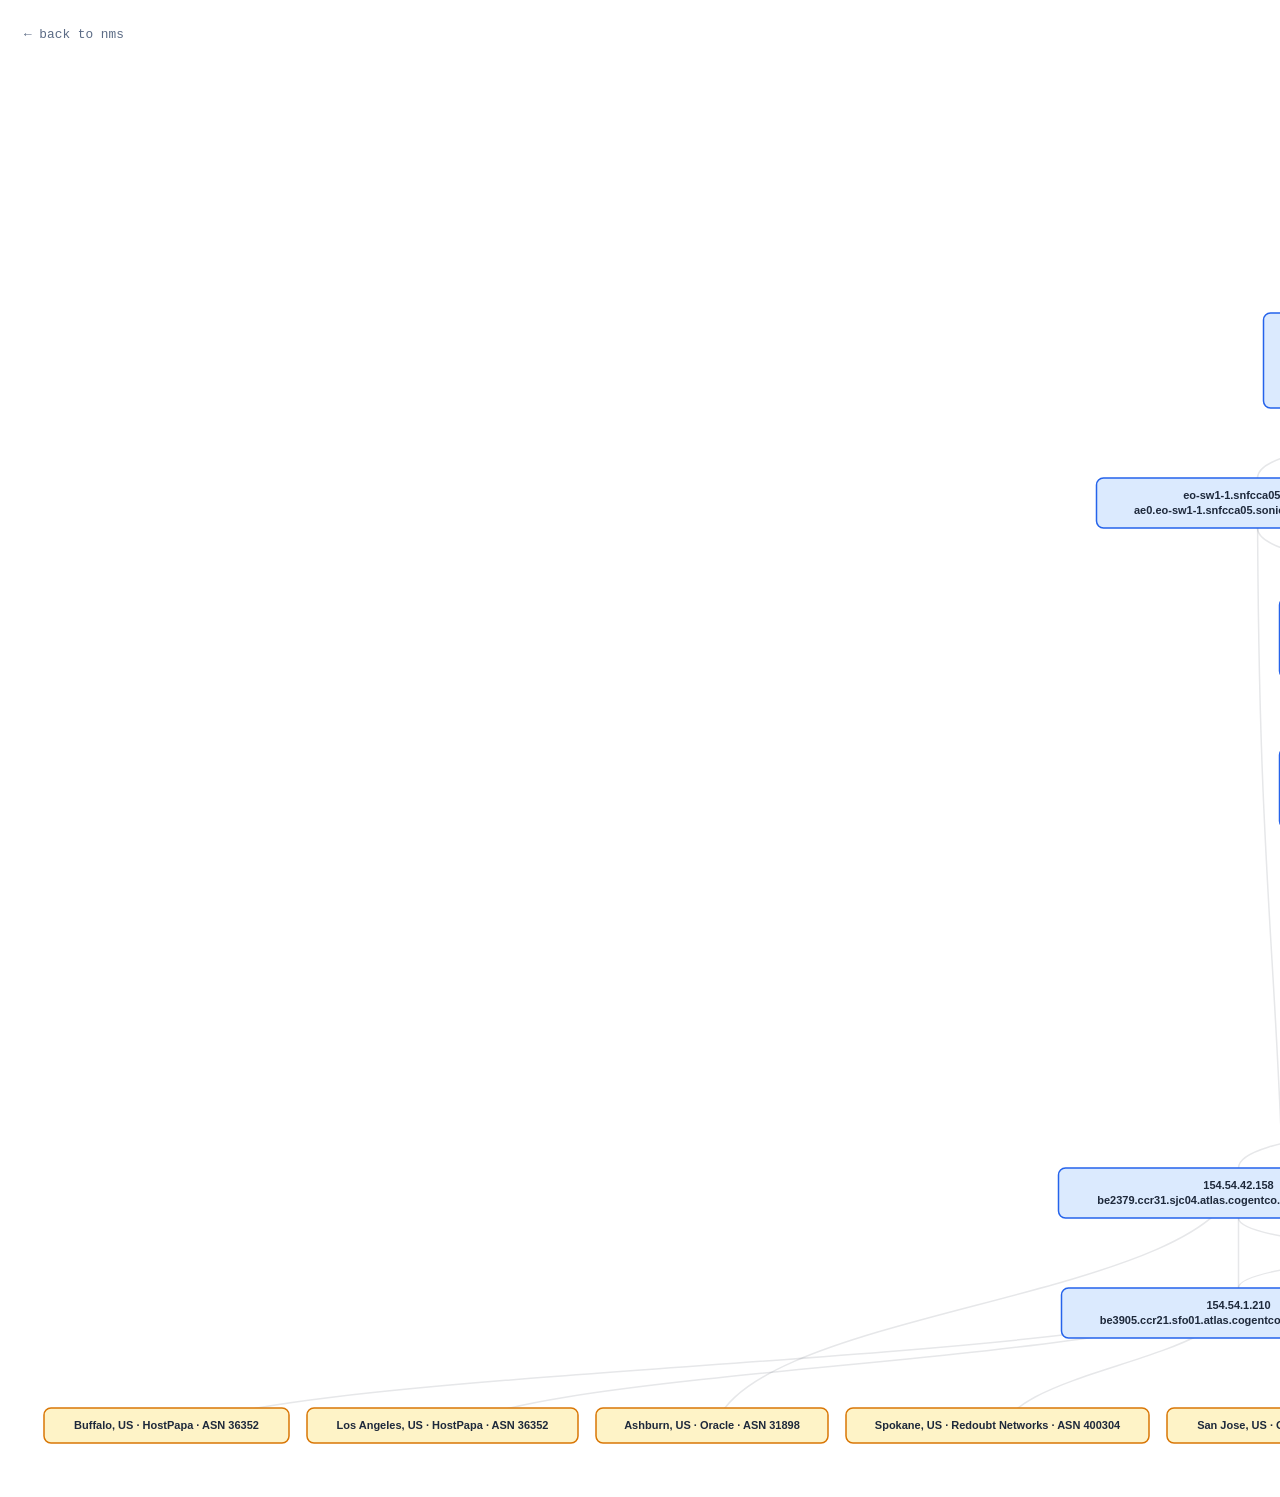
<file: topology-diagram.html>
<!doctype html>
<html lang="en">
<head>
<meta charset="utf-8">
<meta name="viewport" content="width=device-width, initial-scale=1">
<title>NMS — ISP topology diagram (full size)</title>
<style>
  :root {
    --bg: #FFFFFF; --card: #F5F7FB; --ink: #0F1729; --muted: #5B6B85;
    --line: rgba(15, 23, 41, 0.10);
    --font-display: -apple-system, BlinkMacSystemFont, "SF Pro Display", "Helvetica Neue", Arial, sans-serif;
    --font-mono: ui-monospace, "SF Mono", Menlo, "Courier New", monospace;
    color-scheme: light;
  }
  @media (prefers-color-scheme: dark) {
    :root {
      --bg: #0B1220; --card: #121B2E; --ink: #EAF0F7; --muted: #93A3BE;
      --line: rgba(234, 240, 247, 0.12);
      color-scheme: dark;
    }
  }
  * { box-sizing: border-box; }
  html, body { margin: 0; padding: 0; }
  body {
    background: var(--bg); color: var(--ink); font-family: var(--font-display);
    padding: 1.5rem; overflow-x: auto;
  }
  a { color: inherit; }
  .back {
    display: inline-block; margin-bottom: 1rem; font-family: var(--font-mono);
    font-size: 0.8rem; color: var(--muted); text-decoration: none;
  }
  .back:hover { color: var(--ink); }
  .mini-topo { display: block; }
  .mini-topo .topo-line { fill: none; stroke: var(--line); stroke-width: 1.5; }
  .mini-topo .topo-node { stroke-width: 1.5; }
  .mini-topo .topo-thismac { fill: #d1fae5; stroke: #059669; }
  .mini-topo .topo-hop { fill: #dbeafe; stroke: #2563eb; }
  .mini-topo .topo-source { fill: #fef3c7; stroke: #d97706; }
  .mini-topo .topo-label {
    font-family: var(--font-display); font-size: 11px; font-weight: 600;
    text-anchor: middle; fill: #1e293b;
  }
  .mini-topo .topo-sub { font-weight: 400; font-size: 9.5px; opacity: 0.75; }
</style>
</head>
<body>
<a class="back" href="index.html#hop-5">← back to nms</a>
<svg class="mini-topo real-topo" viewBox="0 0 2807 1415" width="2807" height="1415" role="img" aria-label="ISP topology diagram: this Mac at top, expanding down through router and ISP hops, to ten external vantage points at bottom that corroborate the path.">
<path class="topo-line" d="M1403.5,65.0 C1403.5,100.0 1403.5,100.0 1403.5,135.0"/>
<path class="topo-line" d="M1403.5,185.0 C1403.5,220.0 1403.5,220.0 1403.5,255.0"/>
<path class="topo-line" d="M1403.5,350.0 C1403.5,385.0 1233.5,385.0 1233.5,420.0"/>
<path class="topo-line" d="M1403.5,350.0 C1403.5,385.0 1573.5,385.0 1573.5,420.0"/>
<path class="topo-line" d="M1233.5,470.0 C1233.5,505.0 1403.5,505.0 1403.5,540.0"/>
<path class="topo-line" d="M1573.5,470.0 C1573.5,505.0 1403.5,505.0 1403.5,540.0"/>
<path class="topo-line" d="M1403.5,620.0 C1403.5,655.0 1403.5,655.0 1403.5,690.0"/>
<path class="topo-line" d="M1403.5,770.0 C1403.5,805.0 1403.5,805.0 1403.5,840.0"/>
<path class="topo-line" d="M1403.5,920.0 C1403.5,955.0 1403.5,955.0 1403.5,990.0"/>
<path class="topo-line" d="M1403.5,1040.0 C1403.5,1075.0 1214.5,1075.0 1214.5,1110.0"/>
<path class="topo-line" d="M1403.5,1040.0 C1403.5,1075.0 1592.5,1075.0 1592.5,1110.0"/>
<path class="topo-line" d="M1214.5,1160.0 C1214.5,1195.0 1214.5,1195.0 1214.5,1230.0"/>
<path class="topo-line" d="M1214.5,1160.0 C1214.5,1195.0 1589.5,1195.0 1589.5,1230.0"/>
<path class="topo-line" d="M1592.5,1160.0 C1592.5,1195.0 1214.5,1195.0 1214.5,1230.0"/>
<path class="topo-line" d="M1592.5,1160.0 C1592.5,1195.0 1589.5,1195.0 1589.5,1230.0"/>
<path class="topo-line" d="M1214.5,1230.0 C1214.5,1307.5 142.5,1307.5 142.5,1385.0"/>
<path class="topo-line" d="M1214.5,1230.0 C1214.5,1307.5 418.5,1307.5 418.5,1385.0"/>
<path class="topo-line" d="M1214.5,1110.0 C1214.5,1247.5 688.0,1247.5 688.0,1385.0"/>
<path class="topo-line" d="M1214.5,1230.0 C1214.5,1307.5 973.5,1307.5 973.5,1385.0"/>
<path class="topo-line" d="M1233.5,420.0 C1233.5,902.5 1262.5,902.5 1262.5,1385.0"/>
<path class="topo-line" d="M1214.5,1230.0 C1214.5,1307.5 1554.5,1307.5 1554.5,1385.0"/>
<path class="topo-line" d="M1214.5,1230.0 C1214.5,1307.5 1875.0,1307.5 1875.0,1385.0"/>
<path class="topo-line" d="M1214.5,1230.0 C1214.5,1307.5 2167.0,1307.5 2167.0,1385.0"/>
<path class="topo-line" d="M1214.5,1230.0 C1214.5,1307.5 2433.5,1307.5 2433.5,1385.0"/>
<path class="topo-line" d="M1214.5,1230.0 C1214.5,1307.5 2680.5,1307.5 2680.5,1385.0"/>
<rect class="topo-node topo-thismac" x="1358.5" y="30.0" width="90.0" height="35.0" rx="7"/>
<text class="topo-label" x="1403.5" y="50.8"><tspan x="1403.5" dy="0">This Mac</tspan></text>
<rect class="topo-node topo-hop" x="1319.5" y="135.0" width="168.0" height="50.0" rx="7"/>
<text class="topo-label" x="1403.5" y="155.8"><tspan x="1403.5" dy="0">10.0.0.1</tspan><tspan x="1403.5" dy="15">router.local: 10.0.0.1</tspan></text>
<rect class="topo-node topo-hop" x="1239.5" y="255.0" width="328.0" height="95.0" rx="7"/>
<text class="topo-label" x="1403.5" y="275.8"><tspan x="1403.5" dy="0">bng3.snfcca05.sonic.net</tspan><tspan x="1403.5" dy="15">304.ae0.bng3.snfcca05.sonic.net: 157.131.209.12</tspan><tspan x="1403.5" dy="15">305.ae0.bng3.snfcca05.sonic.net: 157.131.209.36</tspan><tspan x="1403.5" dy="15">bng3.snfcca05.sonic.net: 75.101.33.52</tspan><tspan x="1403.5" dy="15">lo0.bng3.snfcca05.sonic.net: 75.101.33.52</tspan></text>
<rect class="topo-node topo-hop" x="1072.5" y="420.0" width="322.0" height="50.0" rx="7"/>
<text class="topo-label" x="1233.5" y="440.8"><tspan x="1233.5" dy="0">eo-sw1-1.snfcca05.sonic.net</tspan><tspan x="1233.5" dy="15">ae0.eo-sw1-1.snfcca05.sonic.net: 198.27.244.50</tspan></text>
<rect class="topo-node topo-hop" x="1412.5" y="420.0" width="322.0" height="50.0" rx="7"/>
<text class="topo-label" x="1573.5" y="440.8"><tspan x="1573.5" dy="0">eo-sw1-2.snfcca05.sonic.net</tspan><tspan x="1573.5" dy="15">ae0.eo-sw1-2.snfcca05.sonic.net: 198.27.244.58</tspan></text>
<rect class="topo-node topo-hop" x="1255.5" y="540.0" width="296.0" height="80.0" rx="7"/>
<text class="topo-label" x="1403.5" y="560.8"><tspan x="1403.5" dy="0">cr4.colaca01.sonic.net</tspan><tspan x="1403.5" dy="15">ae1.cr4.colaca01.sonic.net: 157.131.243.30</tspan><tspan x="1403.5" dy="15">cr4.colaca01.sonic.net: 75.101.33.10</tspan><tspan x="1403.5" dy="15">lo0.cr4.colaca01.sonic.net: 75.101.33.10</tspan></text>
<rect class="topo-node topo-hop" x="1255.5" y="690.0" width="296.0" height="80.0" rx="7"/>
<text class="topo-label" x="1403.5" y="710.8"><tspan x="1403.5" dy="0">cr1.colaca01.sonic.net</tspan><tspan x="1403.5" dy="15">cr1.colaca01.sonic.net: 157.131.132.54</tspan><tspan x="1403.5" dy="15">lo0.cr1.colaca01.sonic.net: 157.131.132.54</tspan><tspan x="1403.5" dy="15">ae0.cr1.colaca01.sonic.net: 70.36.205.62</tspan></text>
<rect class="topo-node topo-hop" x="1265.0" y="840.0" width="277.0" height="80.0" rx="7"/>
<text class="topo-label" x="1403.5" y="860.8"><tspan x="1403.5" dy="0">cr1.pao1.sonic.net</tspan><tspan x="1403.5" dy="15">102.ae1.cr1.pao1.sonic.net: 70.36.205.5</tspan><tspan x="1403.5" dy="15">cr1.pao1.sonic.net: 75.101.33.66</tspan><tspan x="1403.5" dy="15">lo0.cr1.pao1.sonic.net: 75.101.33.66</tspan></text>
<rect class="topo-node topo-hop" x="1300.0" y="990.0" width="207.0" height="50.0" rx="7"/>
<text class="topo-label" x="1403.5" y="1010.8"><tspan x="1403.5" dy="0">104.141.82</tspan><tspan x="1403.5" dy="15">38.104.141.82: 38.104.141.82</tspan></text>
<rect class="topo-node topo-hop" x="1034.5" y="1110.0" width="360.0" height="50.0" rx="7"/>
<text class="topo-label" x="1214.5" y="1130.8"><tspan x="1214.5" dy="0">154.54.42.158</tspan><tspan x="1214.5" dy="15">be2379.ccr31.sjc04.atlas.cogentco.com: 154.54.42.158</tspan></text>
<rect class="topo-node topo-hop" x="1412.5" y="1110.0" width="360.0" height="50.0" rx="7"/>
<text class="topo-label" x="1592.5" y="1130.8"><tspan x="1592.5" dy="0">154.54.88.186</tspan><tspan x="1592.5" dy="15">be2430.ccr31.sjc04.atlas.cogentco.com: 154.54.88.186</tspan></text>
<rect class="topo-node topo-hop" x="1037.5" y="1230.0" width="354.0" height="50.0" rx="7"/>
<text class="topo-label" x="1214.5" y="1250.8"><tspan x="1214.5" dy="0">154.54.1.210</tspan><tspan x="1214.5" dy="15">be3905.ccr21.sfo01.atlas.cogentco.com: 154.54.1.210</tspan></text>
<rect class="topo-node topo-hop" x="1409.5" y="1230.0" width="360.0" height="50.0" rx="7"/>
<text class="topo-label" x="1589.5" y="1250.8"><tspan x="1589.5" dy="0">154.54.28.197</tspan><tspan x="1589.5" dy="15">be9853.ccr21.sfo01.atlas.cogentco.com: 154.54.28.197</tspan></text>
<rect class="topo-node topo-source" x="20.0" y="1350.0" width="245.0" height="35.0" rx="7"/>
<text class="topo-label" x="142.5" y="1370.8"><tspan x="142.5" dy="0">Buffalo, US · HostPapa · ASN 36352</tspan></text>
<rect class="topo-node topo-source" x="283.0" y="1350.0" width="271.0" height="35.0" rx="7"/>
<text class="topo-label" x="418.5" y="1370.8"><tspan x="418.5" dy="0">Los Angeles, US · HostPapa · ASN 36352</tspan></text>
<rect class="topo-node topo-source" x="572.0" y="1350.0" width="232.0" height="35.0" rx="7"/>
<text class="topo-label" x="688.0" y="1370.8"><tspan x="688.0" dy="0">Ashburn, US · Oracle · ASN 31898</tspan></text>
<rect class="topo-node topo-source" x="822.0" y="1350.0" width="303.0" height="35.0" rx="7"/>
<text class="topo-label" x="973.5" y="1370.8"><tspan x="973.5" dy="0">Spokane, US · Redoubt Networks · ASN 400304</tspan></text>
<rect class="topo-node topo-source" x="1143.0" y="1350.0" width="239.0" height="35.0" rx="7"/>
<text class="topo-label" x="1262.5" y="1370.8"><tspan x="1262.5" dy="0">San Jose, US · Oracle · ASN 31898</tspan></text>
<rect class="topo-node topo-source" x="1400.0" y="1350.0" width="309.0" height="35.0" rx="7"/>
<text class="topo-label" x="1554.5" y="1370.8"><tspan x="1554.5" dy="0">Falkenstein, DE · Hetzner Online · ASN 24940</tspan></text>
<rect class="topo-node topo-source" x="1727.0" y="1350.0" width="296.0" height="35.0" rx="7"/>
<text class="topo-label" x="1875.0" y="1370.8"><tspan x="1875.0" dy="0">Nuremberg, DE · Hetzner Online · ASN 24940</tspan></text>
<rect class="topo-node topo-source" x="2041.0" y="1350.0" width="252.0" height="35.0" rx="7"/>
<text class="topo-label" x="2167.0" y="1370.8"><tspan x="2167.0" dy="0">Nuremberg, DE · netcup · ASN 197540</tspan></text>
<rect class="topo-node topo-source" x="2311.0" y="1350.0" width="245.0" height="35.0" rx="7"/>
<text class="topo-label" x="2433.5" y="1370.8"><tspan x="2433.5" dy="0">Frankfurt, DE · Oracle · ASN 31898</tspan></text>
<rect class="topo-node topo-source" x="2574.0" y="1350.0" width="213.0" height="35.0" rx="7"/>
<text class="topo-label" x="2680.5" y="1370.8"><tspan x="2680.5" dy="0">Berlin, DE · IONOS · ASN 8560</tspan></text>
</svg>
</body>
</html>
</file>
